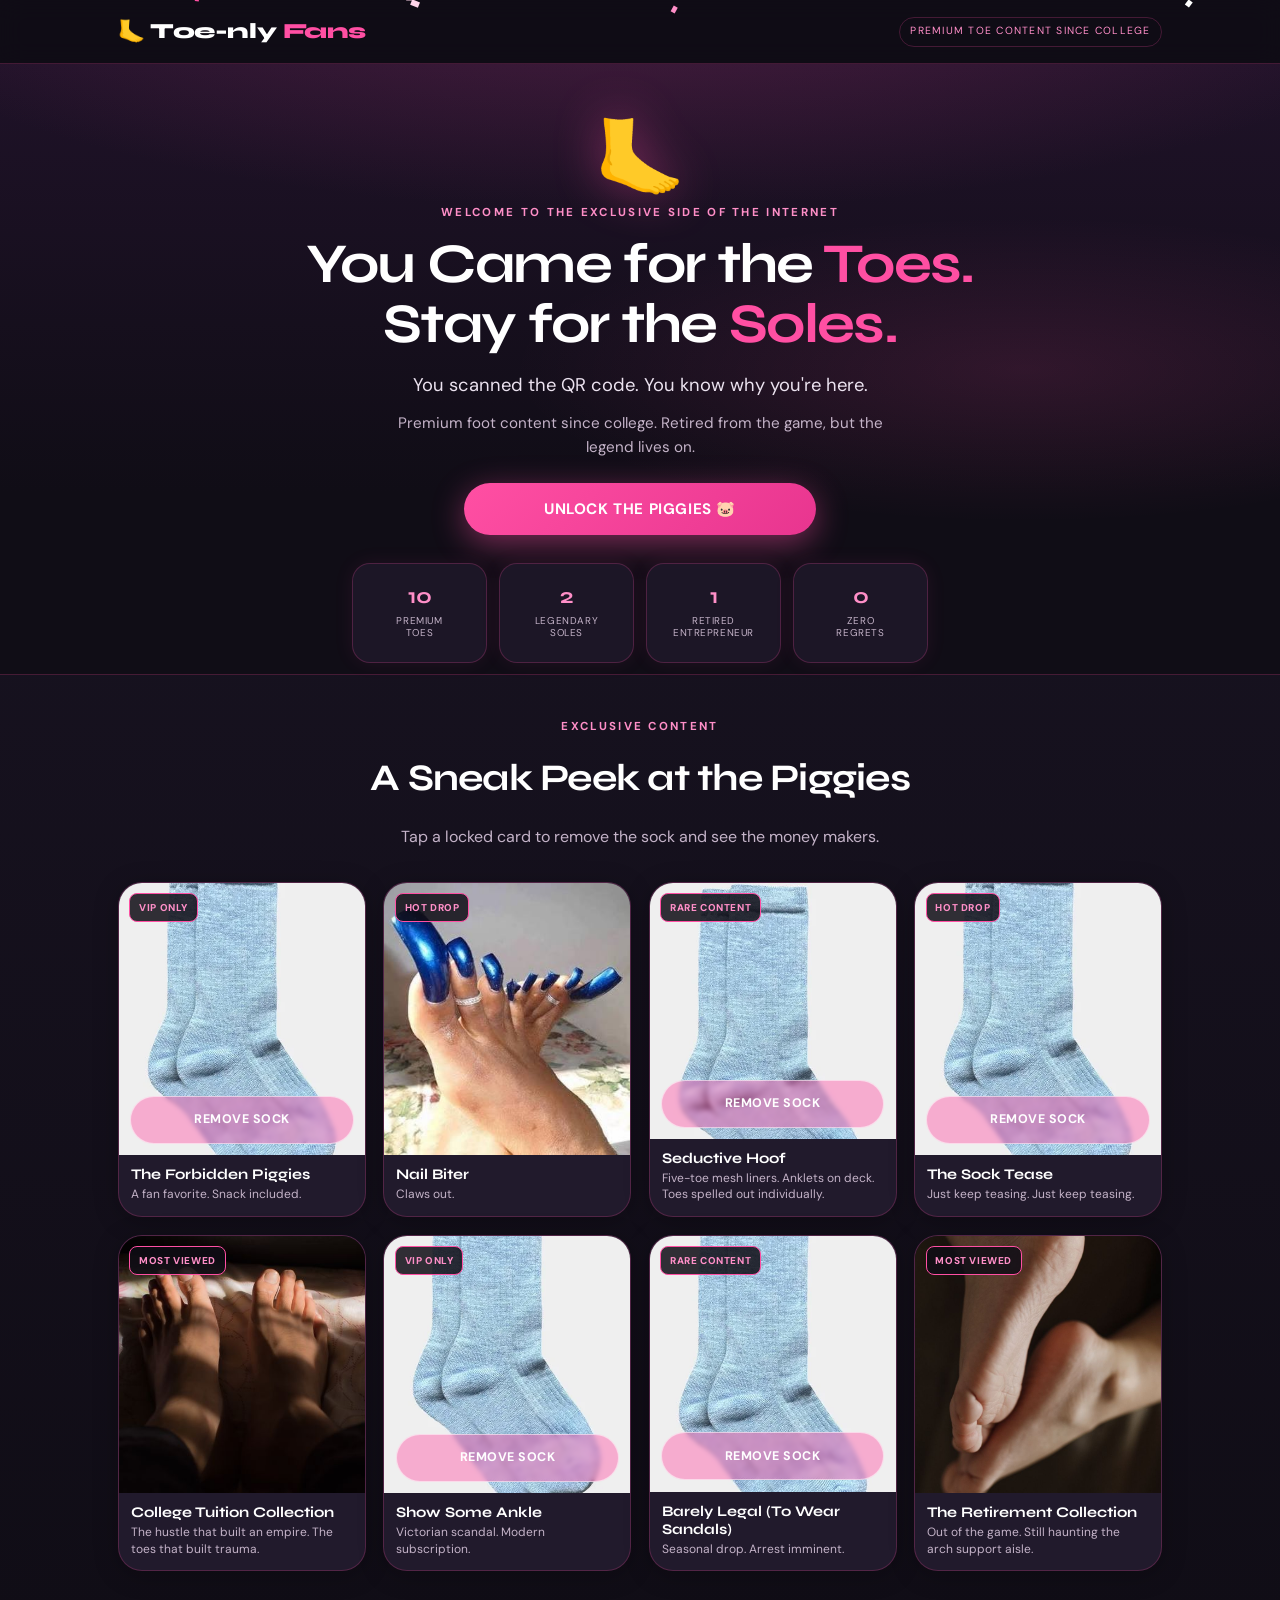
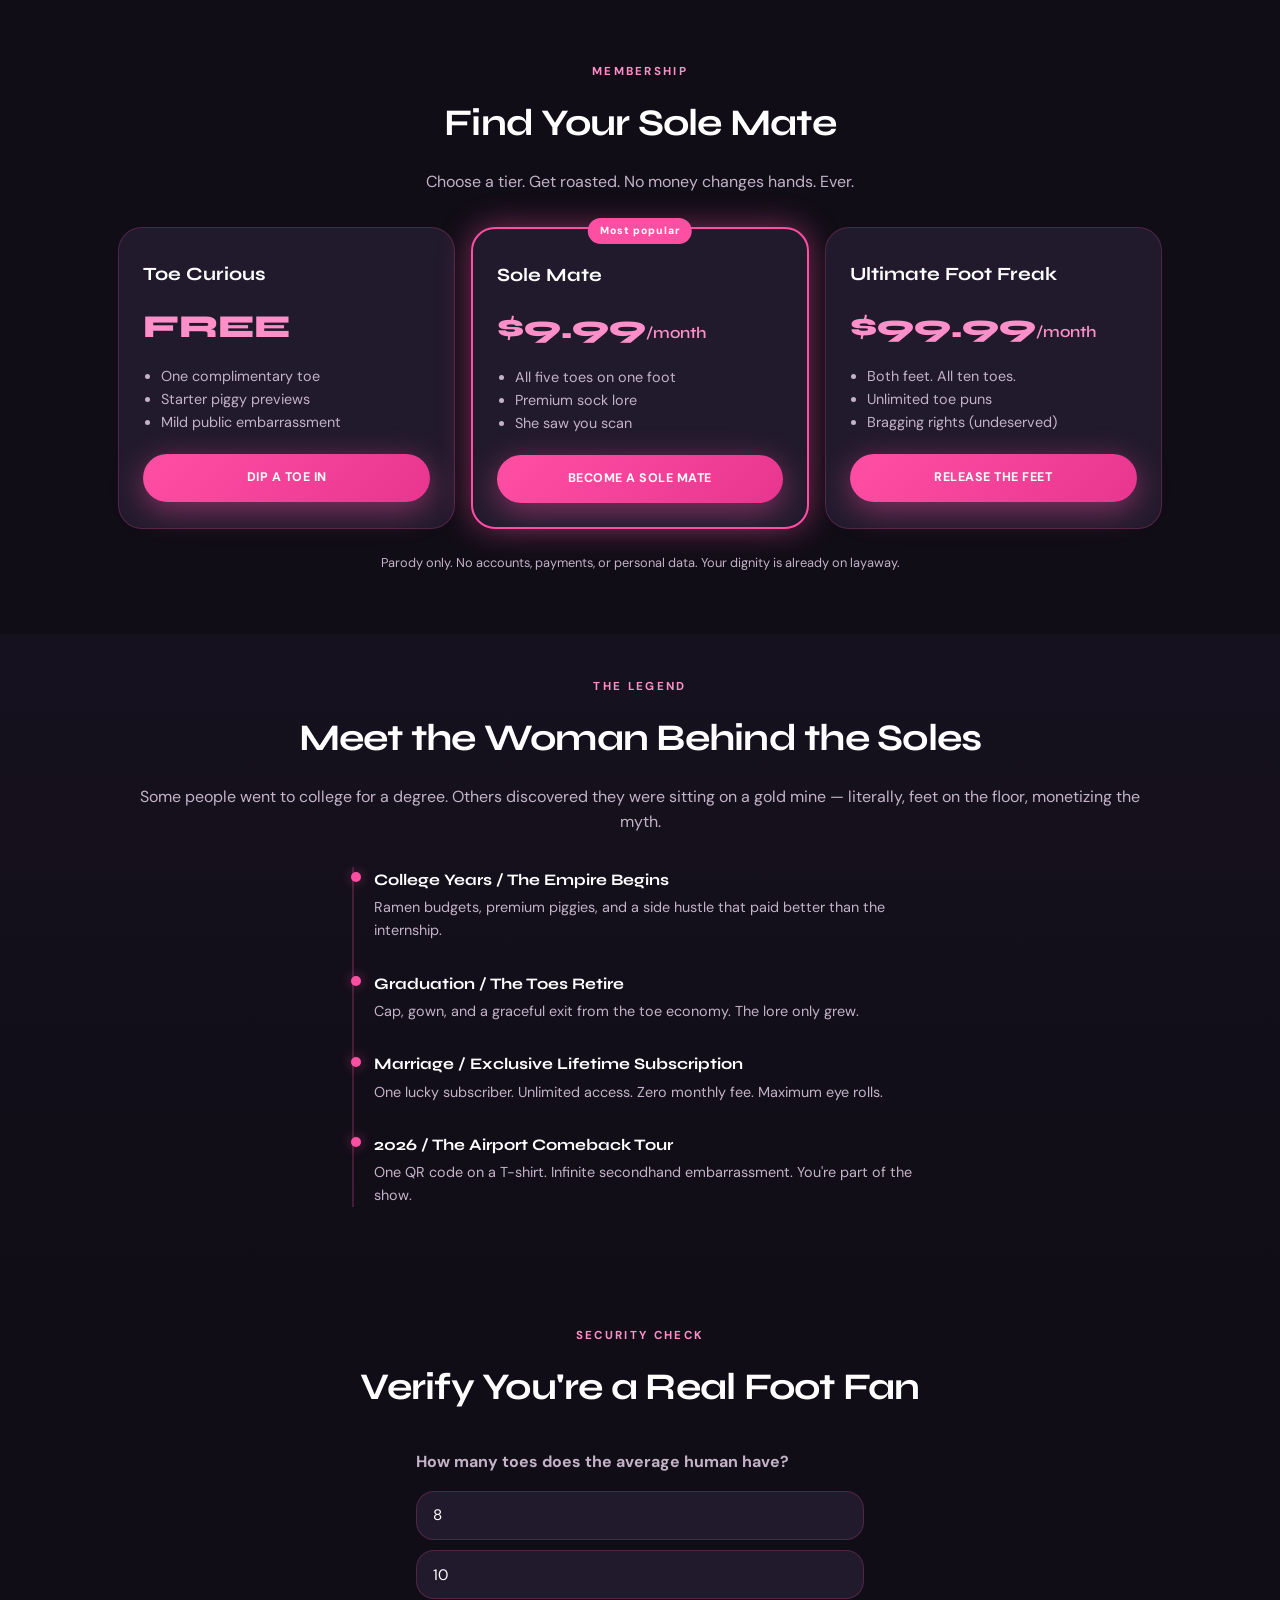
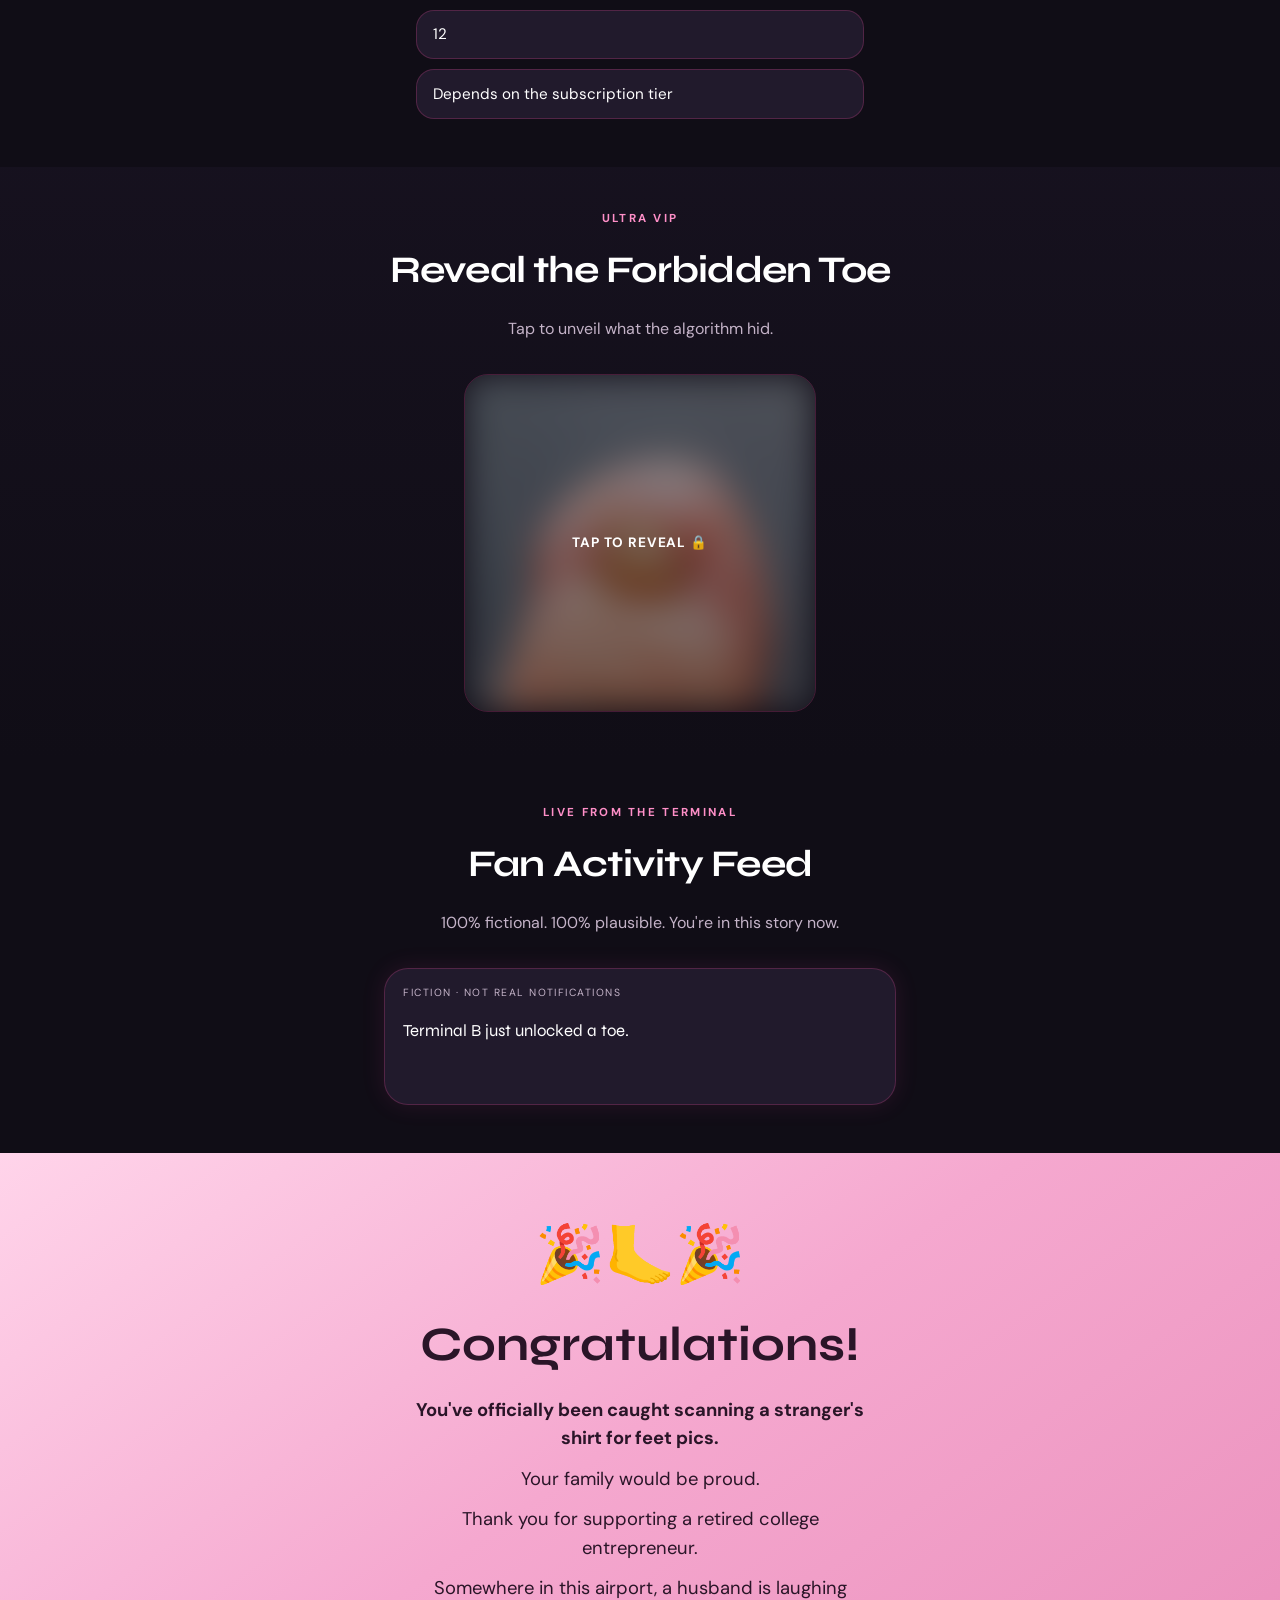
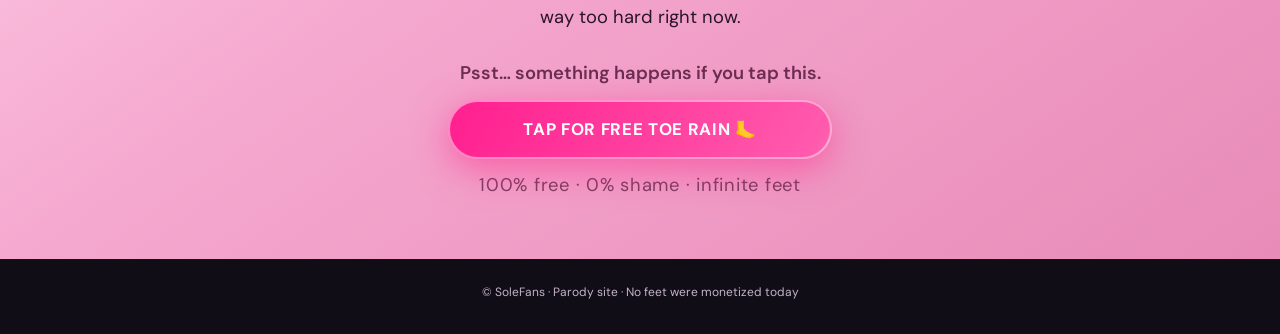
<file: index.html>
<!DOCTYPE html>
<html lang="en">
<head>
  <meta charset="utf-8">
  <meta http-equiv="refresh" content="0; url=toe-nly-fans/">
  <link rel="canonical" href="toe-nly-fans/">
  <title>Toe-nly Fans</title>
  <script>location.replace("solefans/");</script>
</head>
<body>
  <p><a href="solefans/">SoleFans</a></p>
</body>
</html>
</file>
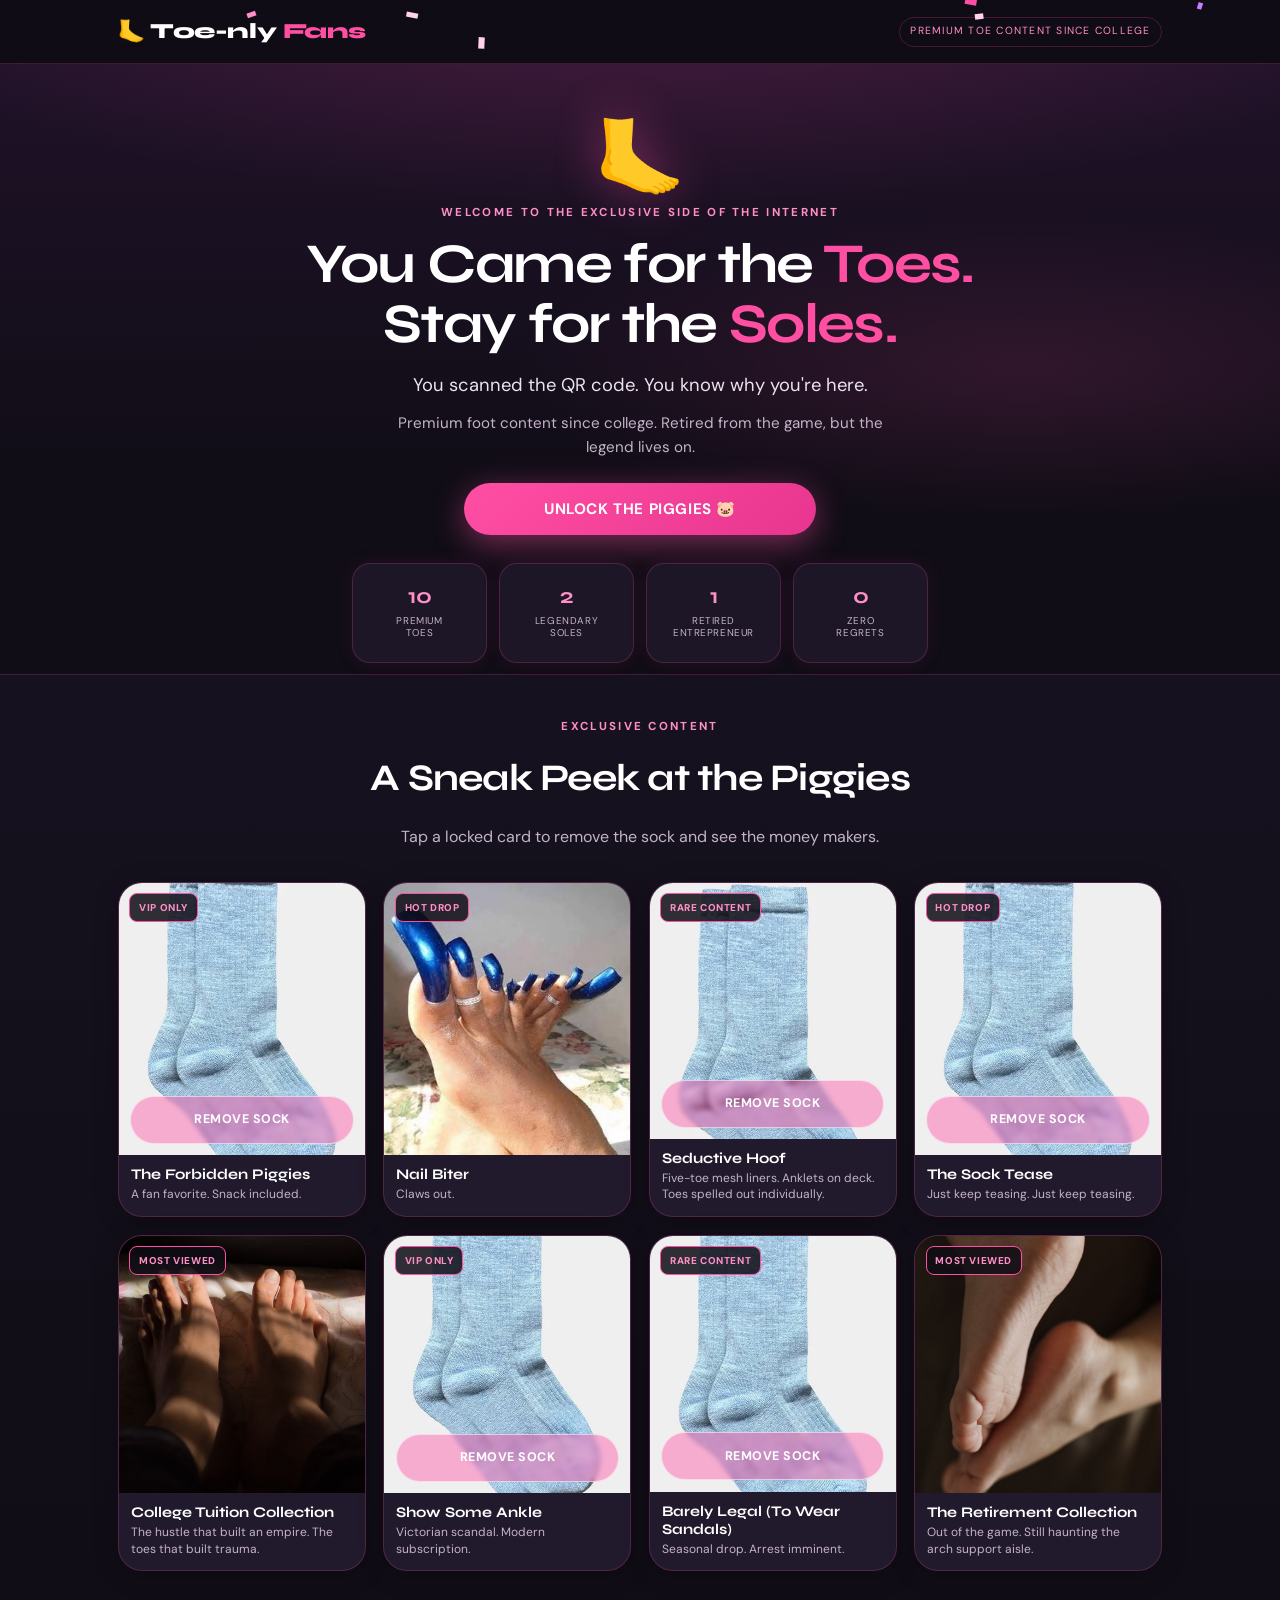
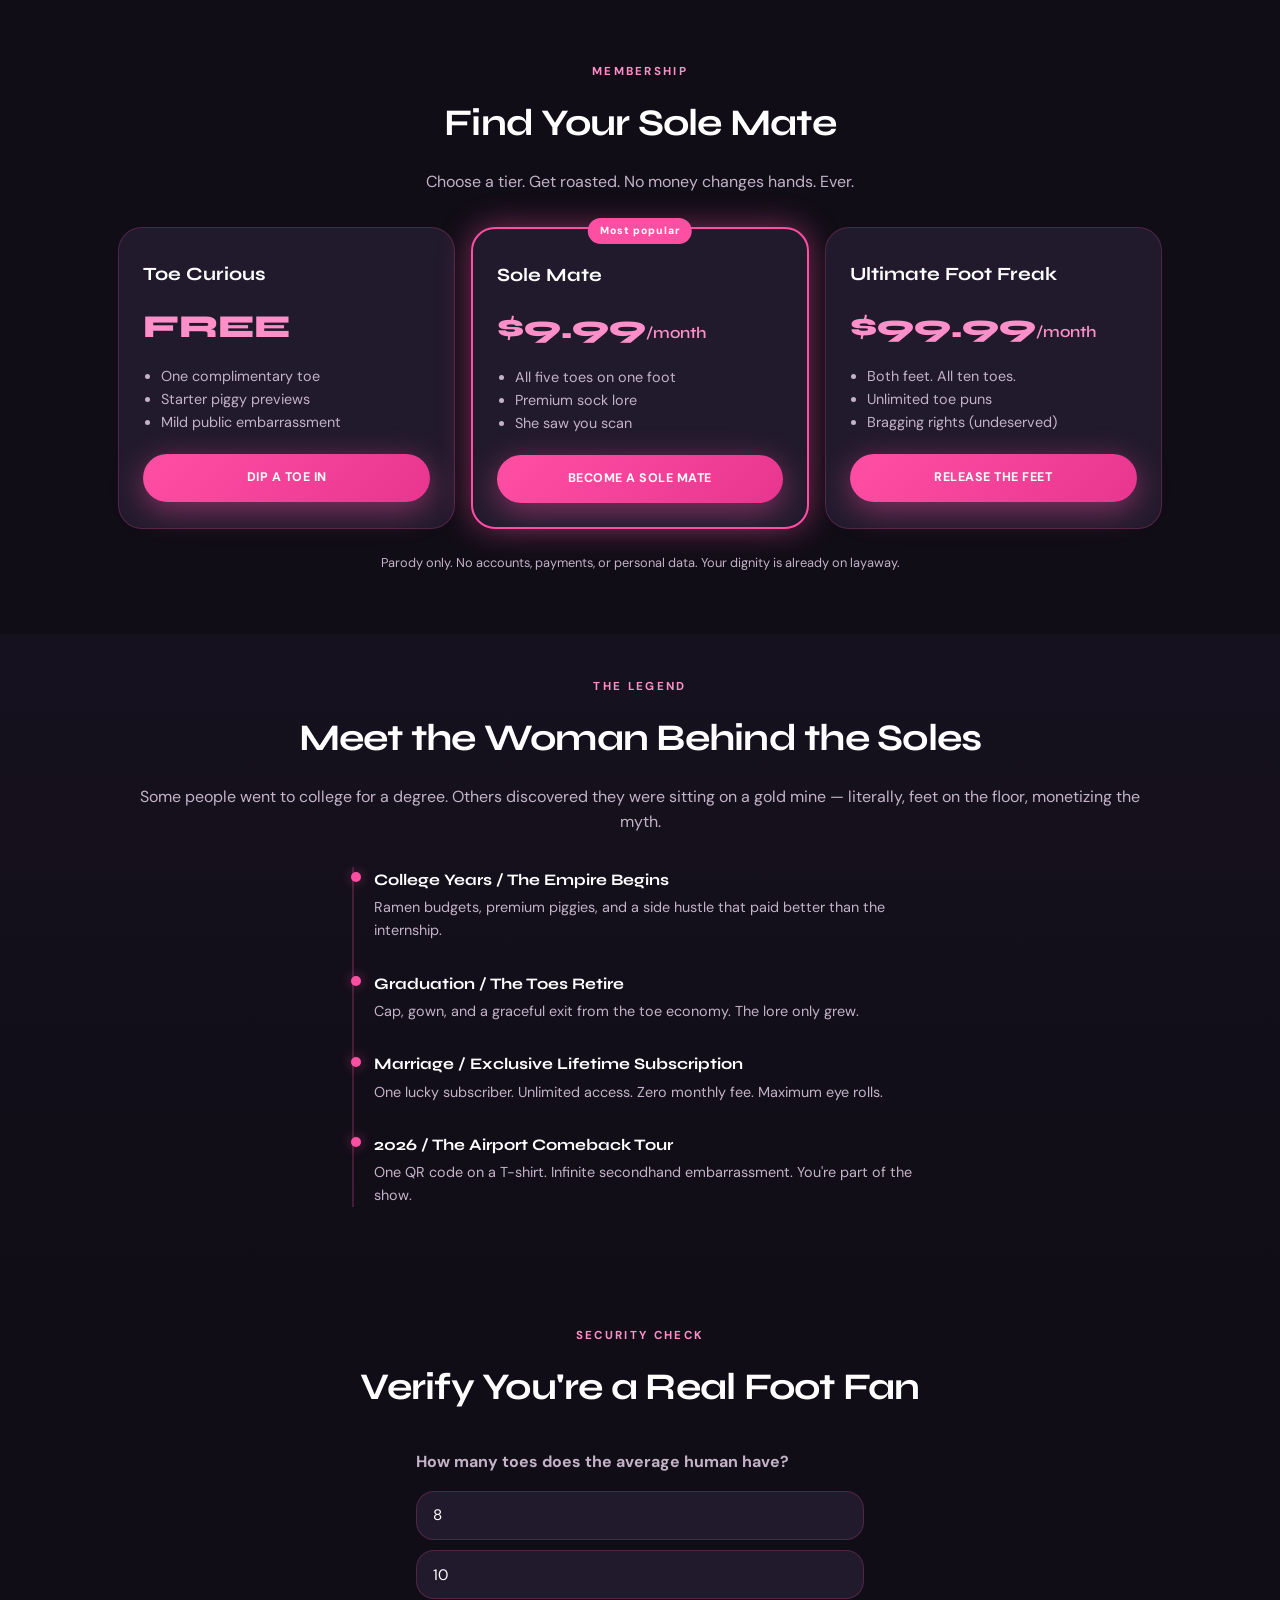
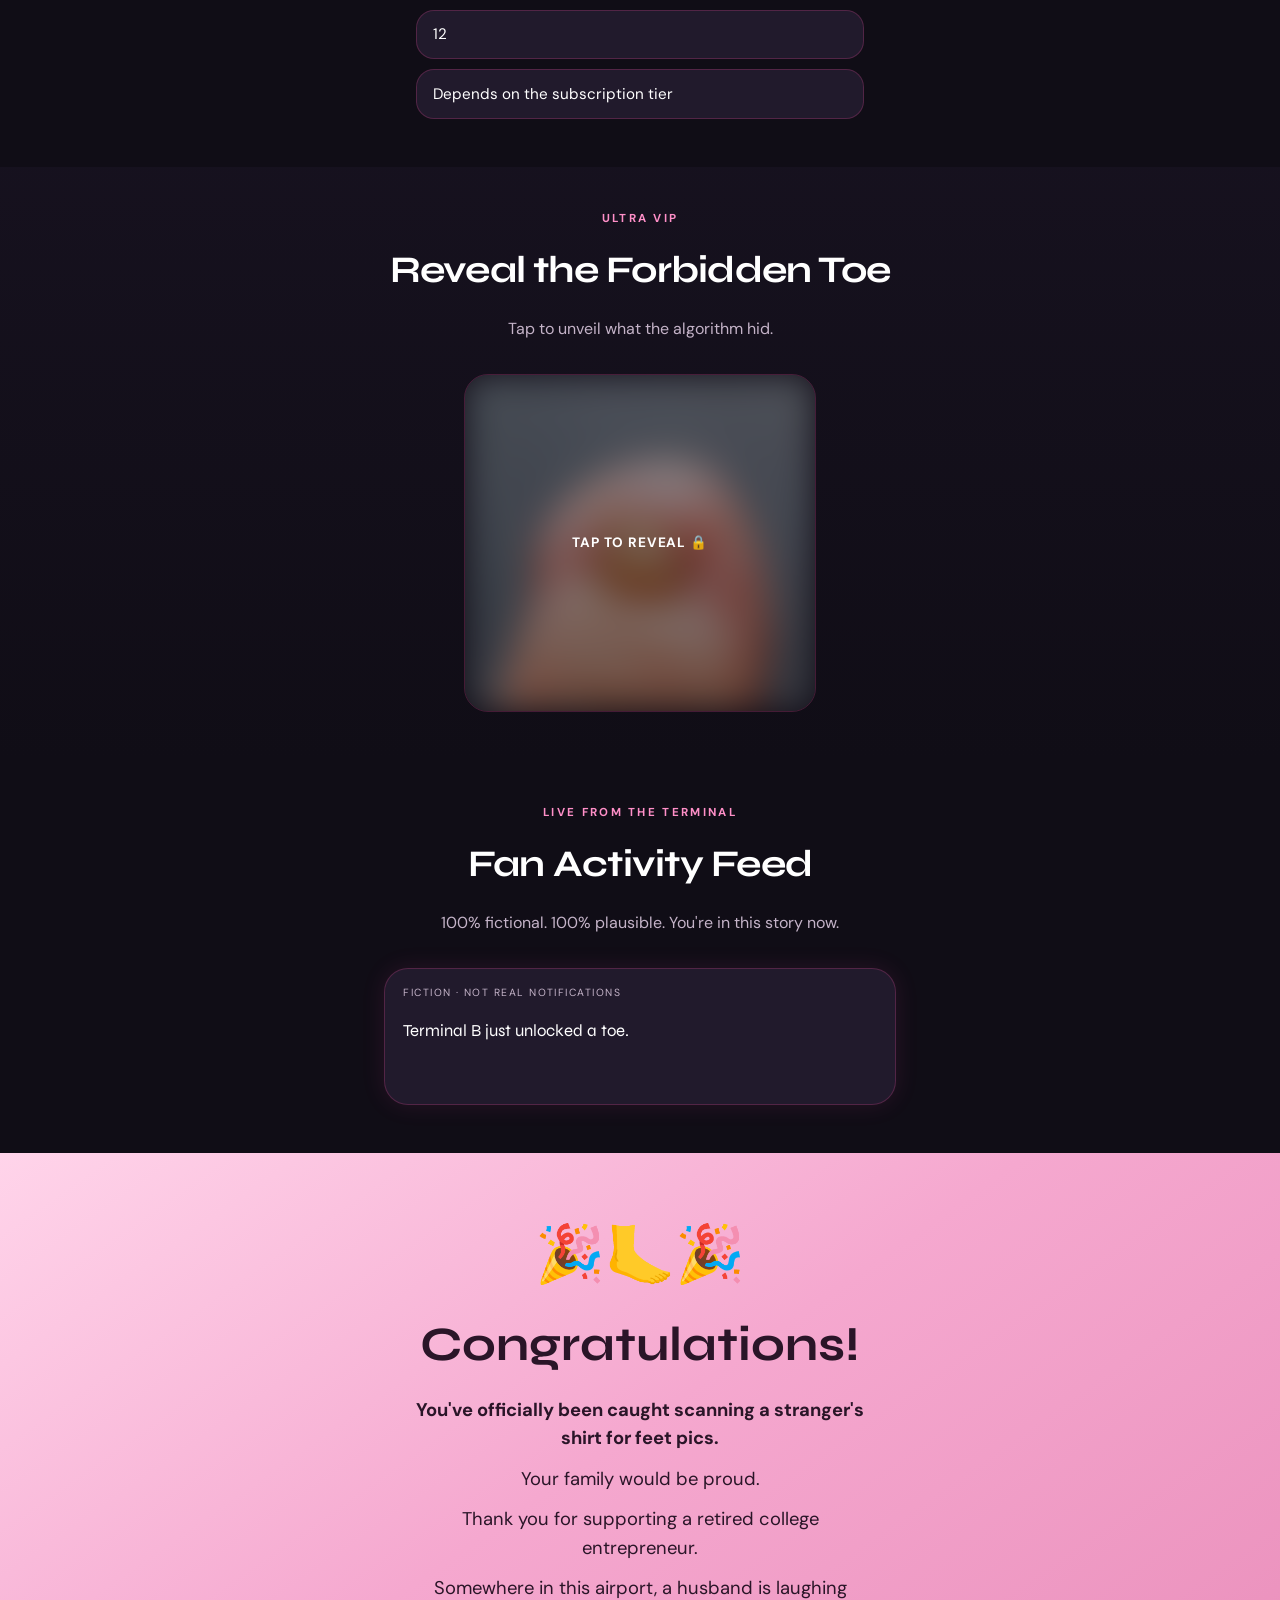
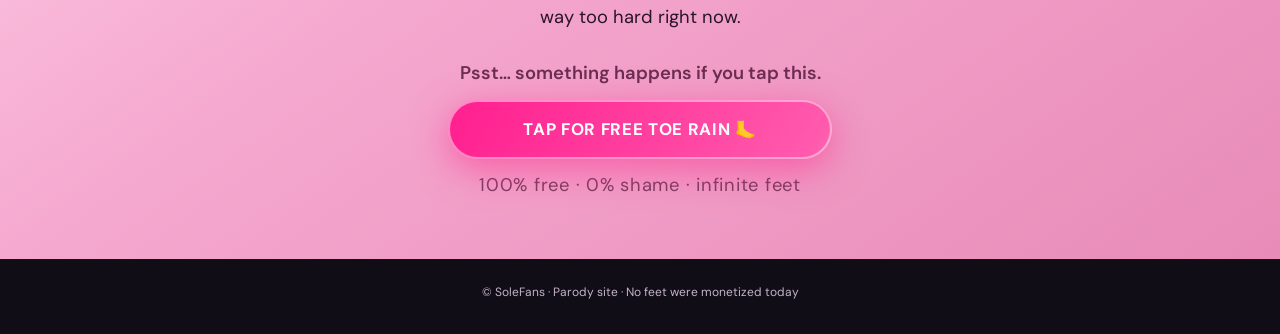
<file: solefans/index.html>
<!DOCTYPE html>
<html lang="en">
<head>
  <meta charset="utf-8">
  <meta name="viewport" content="width=device-width, initial-scale=1, viewport-fit=cover">
  <title>Toe-nly Fans | Premium Toe Content Since College</title>
  <meta name="description" content="You scanned the QR code. You know why you're here. Welcome to Toe-nly Fans.">
  <meta property="og:type" content="website">
  <meta property="og:title" content="SoleFans | Premium Toe Content Since College">
  <meta property="og:description" content="You scanned the QR code. You know why you're here. Welcome to Toe-nly Fans.">
  <meta property="og:image" content="images/gallery-1.jpg">
  <meta name="twitter:card" content="summary_large_image">
  <link rel="icon" href="favicon.svg" type="image/svg+xml">
  <link rel="preconnect" href="https://fonts.googleapis.com">
  <link rel="preconnect" href="https://fonts.gstatic.com" crossorigin>
  <link href="https://fonts.googleapis.com/css2?family=DM+Sans:ital,opsz,wght@0,9..40,400;0,9..40,600;0,9..40,700;1,9..40,400&family=Syne:wght@600;700;800&display=swap" rel="stylesheet">
  <link rel="stylesheet" href="styles.css">
</head>
<body>
  <canvas id="confetti-canvas" aria-hidden="true"></canvas>

  <div class="modal-backdrop" id="payment-modal" role="dialog" aria-modal="true" aria-labelledby="payment-title" hidden>
    <div class="modal">
      <h3 id="payment-title">Payment declined</h3>
      <p id="payment-message">Your dignity has already been charged.</p>
      <p class="muted" id="payment-fine" style="font-size:0.8rem;margin-bottom:0">Nothing on this site is for sale. This is a joke. Put your wallet away.</p>
      <a id="payment-qr" class="payment-qr" href="https://venmo.com/jacobmjones17?txn=pay&amp;amount=99.99" target="_blank" rel="noopener noreferrer" hidden>
        <img src="images/venmo-qr.jpg" alt="Venmo QR code for Jacob Jones. Tap to send $99.99.">
      </a>
      <button type="button" class="btn btn--small" id="payment-close">OK, FAIR ENOUGH</button>
    </div>
  </div>

  <header class="site-header">
    <div class="wrap">
      <div class="logo">🦶 Toe-nly <span class="accent">Fans</span></div>
      <div class="tagline-pill">
        <span class="tagline-long">Premium Toe Content Since College</span>
        <span class="tagline-short">Premium Toes Since College</span>
      </div>
    </div>
  </header>

  <section class="hero" id="top">
    <div class="hero-inner">
      <div class="hero-icon" aria-hidden="true">🦶</div>
      <p class="eyebrow">Welcome to the exclusive side of the internet</p>
      <h1>
        <span class="line">You Came for the <span class="accent">Toes.</span></span>
        <span class="line">Stay for the <span class="accent">Soles.</span></span>
      </h1>
      <p class="hero-lead">You scanned the QR code. You know why you're here.</p>
      <p class="hero-sub">Premium foot content since college. Retired from the game, but the legend lives on.</p>
      <a class="btn" href="#gallery">UNLOCK THE PIGGIES 🐷</a>
      <div class="hero-stats" aria-label="Site statistics">
        <div class="stat"><strong>10</strong><span>Premium<br>Toes</span></div>
        <div class="stat"><strong>2</strong><span>Legendary<br>Soles</span></div>
        <div class="stat"><strong>1</strong><span>Retired<br>Entrepreneur</span></div>
        <div class="stat"><strong>0</strong><span>Zero<br>Regrets</span></div>
      </div>
    </div>
  </section>

  <!--
    Gallery photos: replace solefans/images/gallery-1.jpg … gallery-8.jpg with your own shots
    (same filenames). Current files are free Pexels stock placeholders mapped to each card:
    1 your forbidden piggies photo, 2 nail biter photo, 3 seductive hoof photo, 4 clownfish sock tease photo,
    5 cursed dorm feet, 6 airport travel, 7 socks+sandals crime, 8 wrinkly retirement soles.
  -->
  <section class="section section--alt" id="gallery">
    <div class="wrap">
      <div class="section-head">
        <p class="eyebrow">Exclusive content</p>
        <h2>A Sneak Peek at the Piggies</h2>
        <p class="muted">Tap a locked card to remove the sock and see the money makers.</p>
      </div>
      <div class="gallery">
        <article class="gallery-card is-locked" data-gallery-card>
          <div class="gallery-media">
            <span class="badge">VIP ONLY</span>
            <img src="images/gallery-1.jpg" alt="The forbidden piggies — viewer discretion advised" width="800" height="600" loading="lazy">
            <div class="gallery-lock" aria-hidden="true"><img class="sock" src="images/sock.png" alt=""></div><button type="button" class="btn btn--small gallery-unlock">Remove Sock</button>
          </div>
          <div class="gallery-body">
            <h3>The Forbidden Piggies</h3>
            <p>A fan favorite. Snack included.</p>
          </div>
        </article>

        <article class="gallery-card" data-gallery-card>
          <div class="gallery-media gallery-media--focus-toes">
            <span class="badge">HOT DROP</span>
            <img src="images/gallery-2.jpg" alt="Long metallic blue toenails — nail biter" width="516" height="387" loading="lazy">
            <div class="gallery-lock" aria-hidden="true"><img class="sock" src="images/sock.png" alt=""></div><button type="button" class="btn btn--small gallery-unlock">Remove Sock</button>
          </div>
          <div class="gallery-body">
            <h3>Nail Biter</h3>
            <p>Claws out.</p>
          </div>
        </article>

        <article class="gallery-card is-locked" data-gallery-card>
          <div class="gallery-media gallery-media--seductive-hoof">
            <span class="badge">RARE CONTENT</span>
            <img src="images/gallery-3.jpg" alt="Five-toe socks with anklets — seductive hoof" width="800" height="600" loading="lazy">
            <div class="gallery-lock" aria-hidden="true"><img class="sock" src="images/sock.png" alt=""></div><button type="button" class="btn btn--small gallery-unlock">Remove Sock</button>
          </div>
          <div class="gallery-body">
            <h3>Seductive Hoof</h3>
            <p>Five-toe mesh liners. Anklets on deck. Toes spelled out individually.</p>
          </div>
        </article>

        <article class="gallery-card is-locked" data-gallery-card>
          <div class="gallery-media gallery-media--show-full">
            <span class="badge">HOT DROP</span>
            <img src="images/gallery-4.jpg" alt="Clownfish split-toe socks — the sock tease" width="236" height="314" loading="lazy">
            <div class="gallery-lock" aria-hidden="true"><img class="sock" src="images/sock.png" alt=""></div><button type="button" class="btn btn--small gallery-unlock">Remove Sock</button>
          </div>
          <div class="gallery-body">
            <h3>The Sock Tease</h3>
            <p>Just keep teasing. Just keep teasing.</p>
          </div>
        </article>

        <article class="gallery-card" data-gallery-card>
          <div class="gallery-media">
            <span class="badge">MOST VIEWED</span>
            <img src="images/gallery-5.jpg" alt="College-era feet with questionable nail choices" width="800" height="600" loading="lazy">
            <div class="gallery-lock" aria-hidden="true"><img class="sock" src="images/sock.png" alt=""></div><button type="button" class="btn btn--small gallery-unlock">Remove Sock</button>
          </div>
          <div class="gallery-body">
            <h3>College Tuition Collection</h3>
            <p>The hustle that built an empire. The toes that built trauma.</p>
          </div>
        </article>

        <article class="gallery-card is-locked" data-gallery-card>
          <div class="gallery-media gallery-media--show-ankle">
            <span class="badge">VIP ONLY</span>
            <img src="images/gallery-6.jpg" alt="Show some ankle — swollen feet on patterned rug" width="800" height="600" loading="lazy">
            <div class="gallery-lock" aria-hidden="true"><img class="sock" src="images/sock.png" alt=""></div><button type="button" class="btn btn--small gallery-unlock">Remove Sock</button>
          </div>
          <div class="gallery-body">
            <h3>Show Some Ankle</h3>
            <p>Victorian scandal. Modern subscription.</p>
          </div>
        </article>

        <article class="gallery-card is-locked" data-gallery-card>
          <div class="gallery-media gallery-media--show-full">
            <span class="badge">RARE CONTENT</span>
            <img src="images/gallery-7.jpg" alt="Long yellow toenails in beaded sandals" width="200" height="150" loading="lazy">
            <div class="gallery-lock" aria-hidden="true"><img class="sock" src="images/sock.png" alt=""></div><button type="button" class="btn btn--small gallery-unlock">Remove Sock</button>
          </div>
          <div class="gallery-body">
            <h3>Barely Legal (To Wear Sandals)</h3>
            <p>Seasonal drop. Arrest imminent.</p>
          </div>
        </article>

        <article class="gallery-card" data-gallery-card>
          <div class="gallery-media">
            <span class="badge">MOST VIEWED</span>
            <img src="images/gallery-8.jpg" alt="Retired soles — wrinkly, dry, and proud" width="800" height="600" loading="lazy">
            <div class="gallery-lock" aria-hidden="true"><img class="sock" src="images/sock.png" alt=""></div><button type="button" class="btn btn--small gallery-unlock">Remove Sock</button>
          </div>
          <div class="gallery-body">
            <h3>The Retirement Collection</h3>
            <p>Out of the game. Still haunting the arch support aisle.</p>
          </div>
        </article>
      </div>
    </div>
  </section>

  <section class="section" id="plans">
    <div class="wrap">
      <div class="section-head">
        <p class="eyebrow">Membership</p>
        <h2>Find Your Sole Mate</h2>
        <p class="muted">Choose a tier. Get roasted. No money changes hands. Ever.</p>
      </div>
      <div class="plans">
        <div class="plan">
          <h3>Toe Curious</h3>
          <div class="plan-price">FREE</div>
          <ul>
            <li>One complimentary toe</li>
            <li>Starter piggy previews</li>
            <li>Mild public embarrassment</li>
          </ul>
          <button type="button" class="btn btn--small plan-btn" data-plan="free">Dip a Toe In</button>
        </div>
        <div class="plan plan--featured">
          <span class="plan-badge">Most popular</span>
          <h3>Sole Mate</h3>
          <div class="plan-price">$9.99<span style="font-size:1rem;font-weight:600">/month</span></div>
          <ul>
            <li>All five toes on one foot</li>
            <li>Premium sock lore</li>
            <li>She saw you scan</li>
          </ul>
          <button type="button" class="btn btn--small plan-btn" data-plan="mate">Become a Sole Mate</button>
        </div>
        <div class="plan">
          <h3>Ultimate Foot Freak</h3>
          <div class="plan-price">$99.99<span style="font-size:1rem;font-weight:600">/month</span></div>
          <ul>
            <li>Both feet. All ten toes.</li>
            <li>Unlimited toe puns</li>
            <li>Bragging rights (undeserved)</li>
          </ul>
          <button type="button" class="btn btn--small plan-btn" data-plan="freak">Release the Feet</button>
        </div>
      </div>
      <p class="plan-disclaimer">Parody only. No accounts, payments, or personal data. Your dignity is already on layaway.</p>
    </div>
  </section>

  <section class="section section--alt" id="about">
    <div class="wrap">
      <div class="section-head">
        <p class="eyebrow">The legend</p>
        <h2>Meet the Woman Behind the Soles</h2>
        <p class="muted">Some people went to college for a degree. Others discovered they were sitting on a gold mine — literally, feet on the floor, monetizing the myth.</p>
      </div>
      <div class="timeline">
        <div class="timeline-item">
          <h4>College Years / The Empire Begins</h4>
          <p>Ramen budgets, premium piggies, and a side hustle that paid better than the internship.</p>
        </div>
        <div class="timeline-item">
          <h4>Graduation / The Toes Retire</h4>
          <p>Cap, gown, and a graceful exit from the toe economy. The lore only grew.</p>
        </div>
        <div class="timeline-item">
          <h4>Marriage / Exclusive Lifetime Subscription</h4>
          <p>One lucky subscriber. Unlimited access. Zero monthly fee. Maximum eye rolls.</p>
        </div>
        <div class="timeline-item">
          <h4>2026 / The Airport Comeback Tour</h4>
          <p>One QR code on a T-shirt. Infinite secondhand embarrassment. You're part of the show.</p>
        </div>
      </div>
    </div>
  </section>

  <section class="section" id="quiz">
    <div class="wrap">
      <div class="section-head">
        <p class="eyebrow">Security check</p>
        <h2>Verify You're a Real Foot Fan</h2>
      </div>
      <div class="quiz">
        <p class="muted"><strong>How many toes does the average human have?</strong></p>
        <div class="quiz-options" role="group" aria-label="Quiz answers">
          <button type="button" data-quiz="8">8</button>
          <button type="button" data-quiz="10">10</button>
          <button type="button" data-quiz="12">12</button>
          <button type="button" data-quiz="tier">Depends on the subscription tier</button>
        </div>
        <div class="quiz-result" id="quiz-result" role="status"></div>
      </div>
    </div>
  </section>

  <section class="section section--alt" id="forbidden">
    <div class="wrap">
      <div class="section-head">
        <p class="eyebrow">Ultra VIP</p>
        <h2>Reveal the Forbidden Toe</h2>
        <p class="muted">Tap to unveil what the algorithm hid.</p>
      </div>
      <div class="forbidden">
        <div class="forbidden-reveal is-blurred" id="forbidden-reveal" tabindex="0" role="button" aria-label="Reveal the forbidden toe">
          <img src="images/forbidden-toe.jpg" alt="" width="600" height="600" loading="lazy">
          <span class="forbidden-label">Tap to reveal 🔒</span>
        </div>
      </div>
    </div>
  </section>

  <section class="section">
    <div class="wrap">
      <div class="section-head">
        <p class="eyebrow">Live from the terminal</p>
        <h2>Fan Activity Feed</h2>
        <p class="muted">100% fictional. 100% plausible. You're in this story now.</p>
      </div>
      <div class="feed" aria-live="polite">
        <div class="feed-label">Fiction · Not real notifications</div>
        <p class="feed-text" id="feed-text">Terminal B just unlocked a toe.</p>
      </div>
    </div>
  </section>

  <section class="finale" id="finale">
    <div style="font-size:3.5rem" aria-hidden="true">🎉🦶🎉</div>
    <h2>Congratulations!</h2>
    <p><strong>You've officially been caught scanning a stranger's shirt for feet pics.</strong></p>
    <p>Your family would be proud.</p>
    <p>Thank you for supporting a retired college entrepreneur.</p>
    <p>Somewhere in this airport, a husband is laughing way too hard right now.</p>
    <div class="finale-cta">
      <p class="finale-cta-tease">Psst… something happens if you tap this.</p>
      <button type="button" class="btn btn-regret" id="regret-btn" aria-label="Unleash the toe avalanche">
        <span class="btn-regret__shine" aria-hidden="true"></span>
        <span class="btn-regret__label">TAP FOR FREE TOE RAIN 🦶</span>
      </button>
      <p class="finale-cta-hint">100% free · 0% shame · infinite feet</p>
    </div>
  </section>

  <footer class="footer">
    © SoleFans · Parody site · No feet were monetized today
  </footer>

  <script src="app.js"></script>
</body>
</html>
</file>
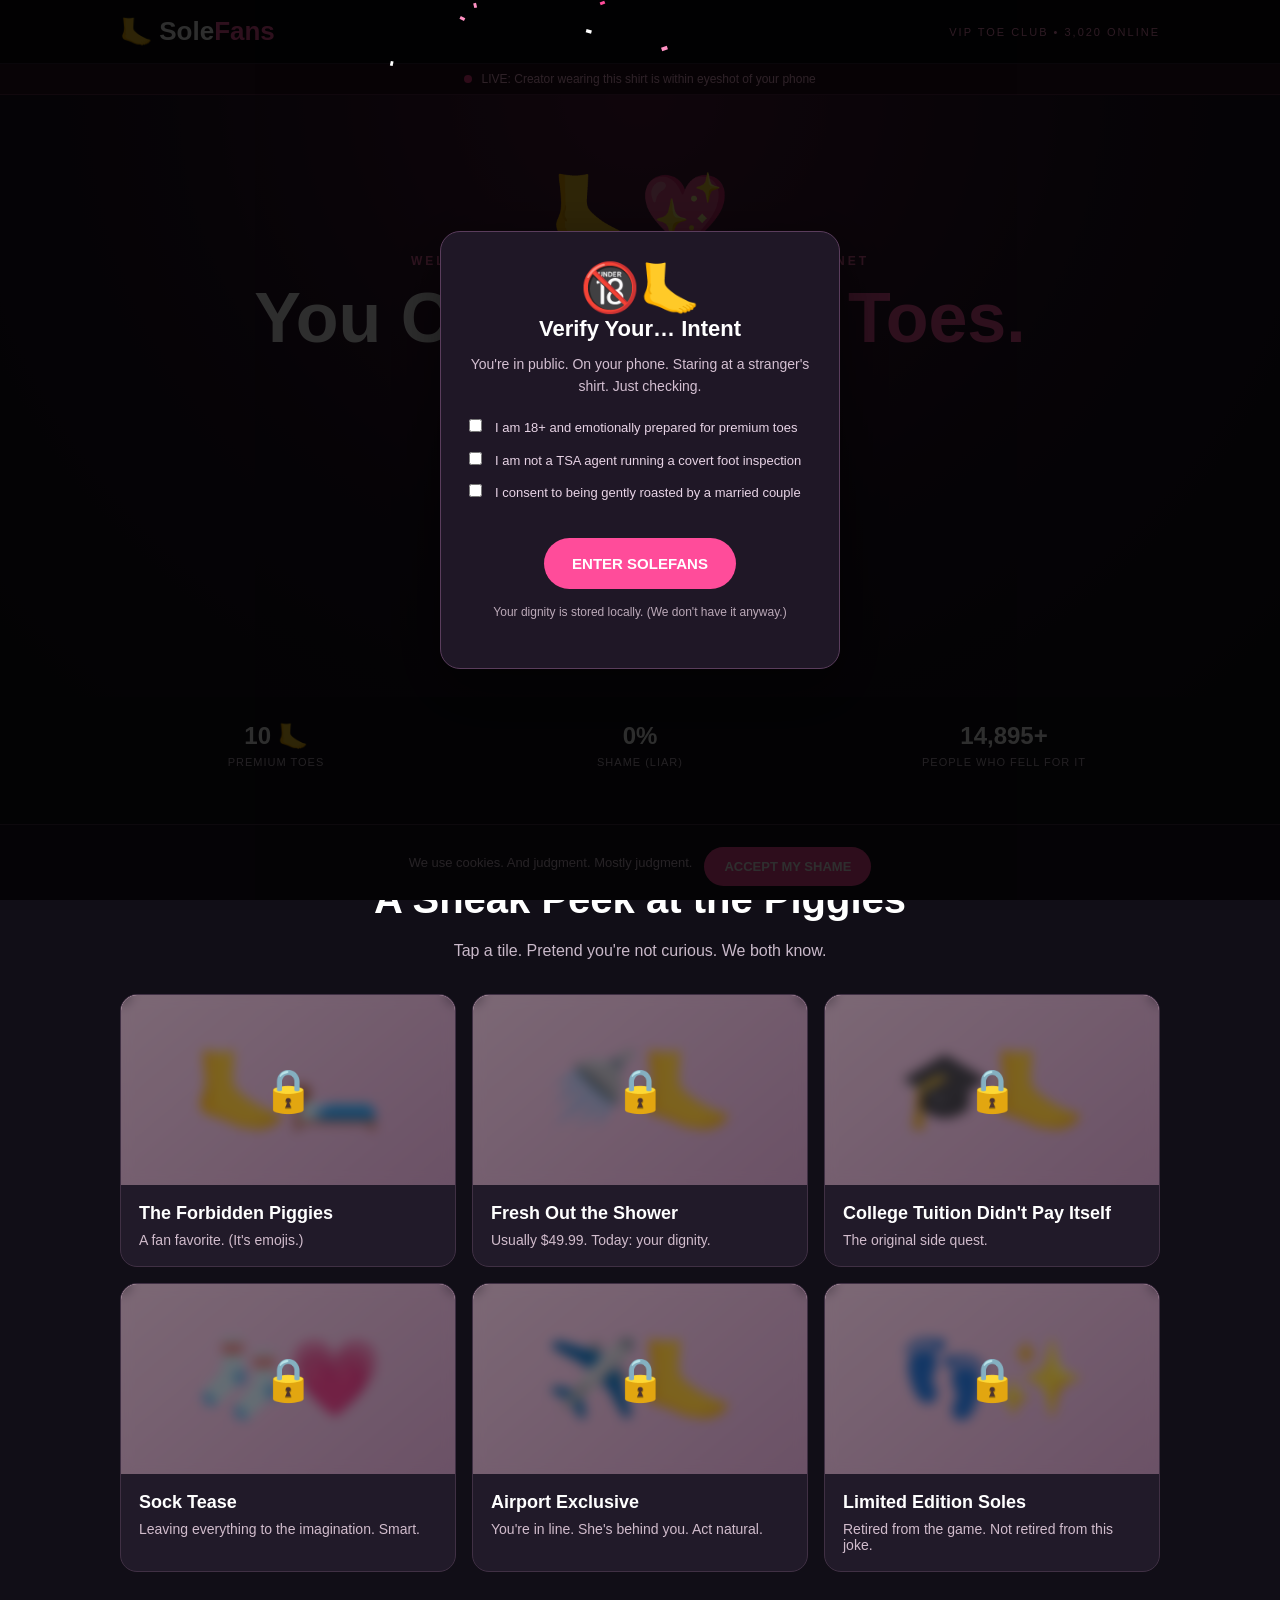
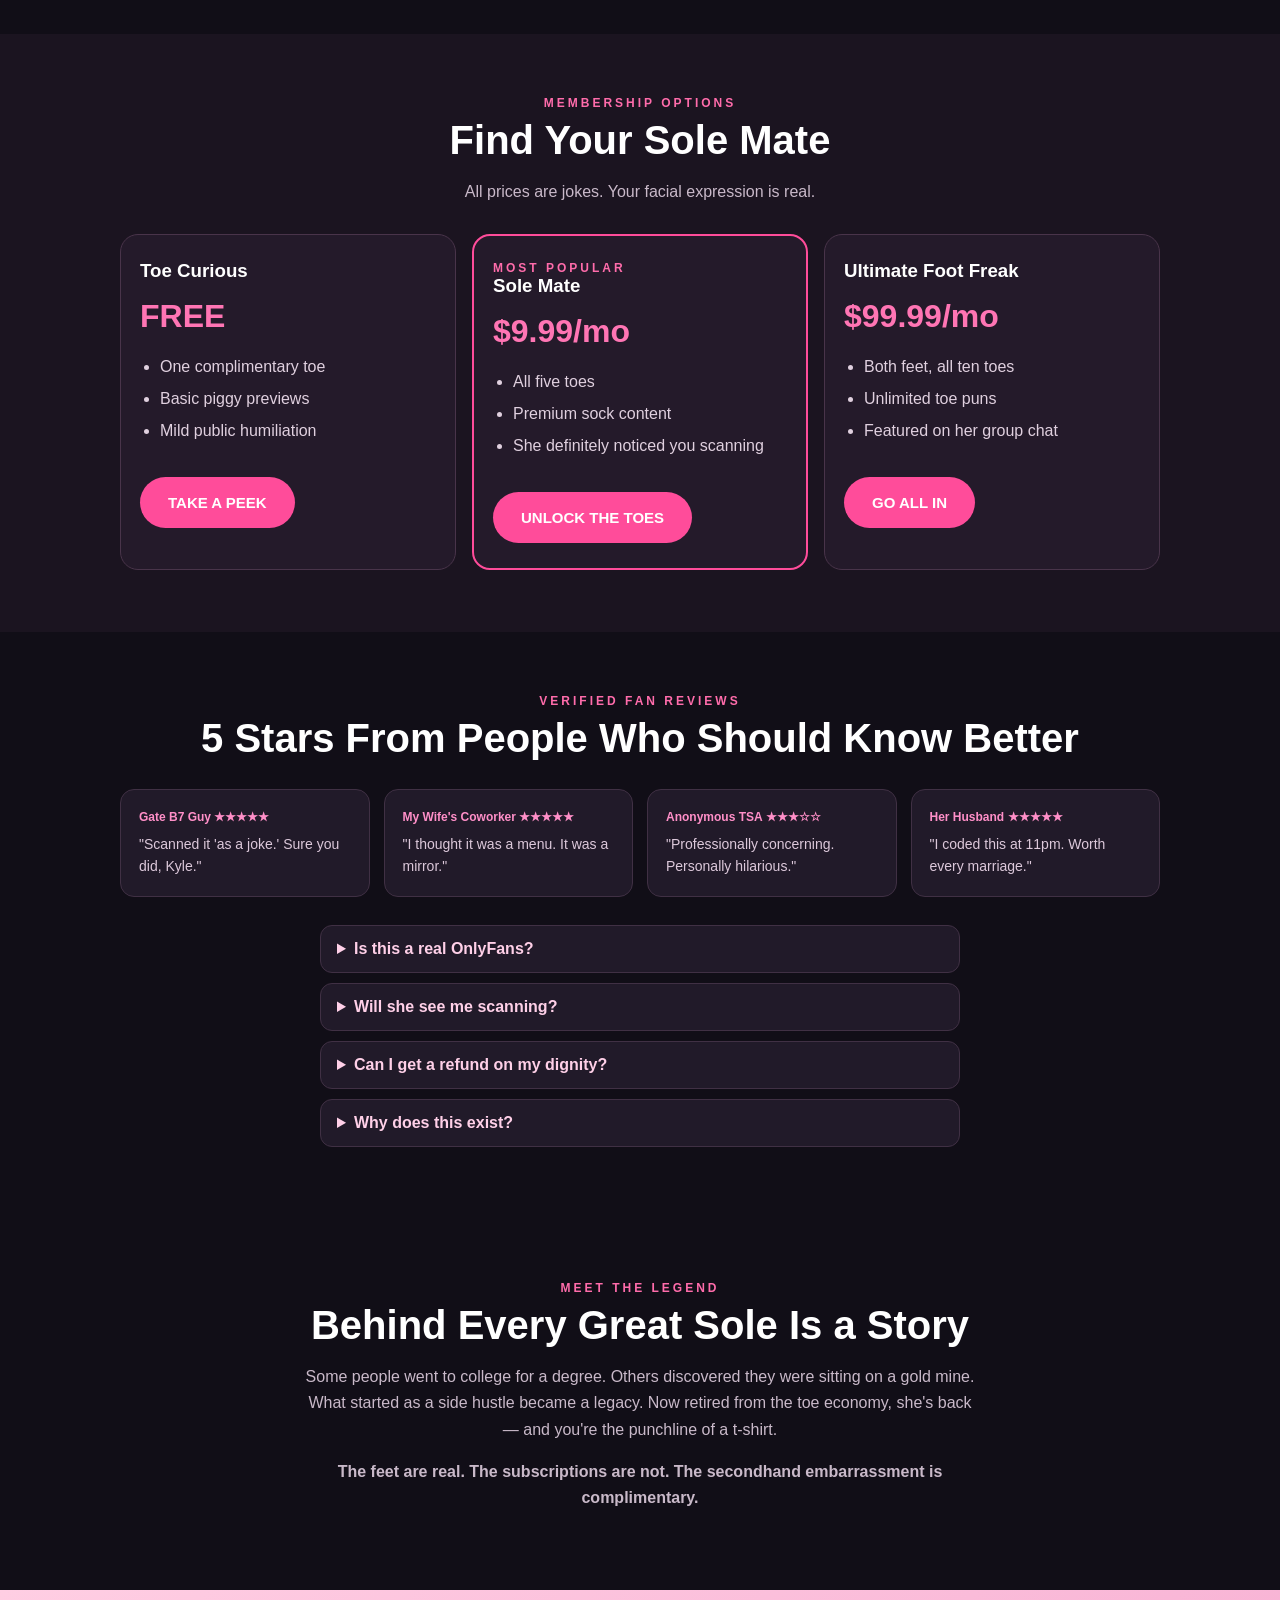
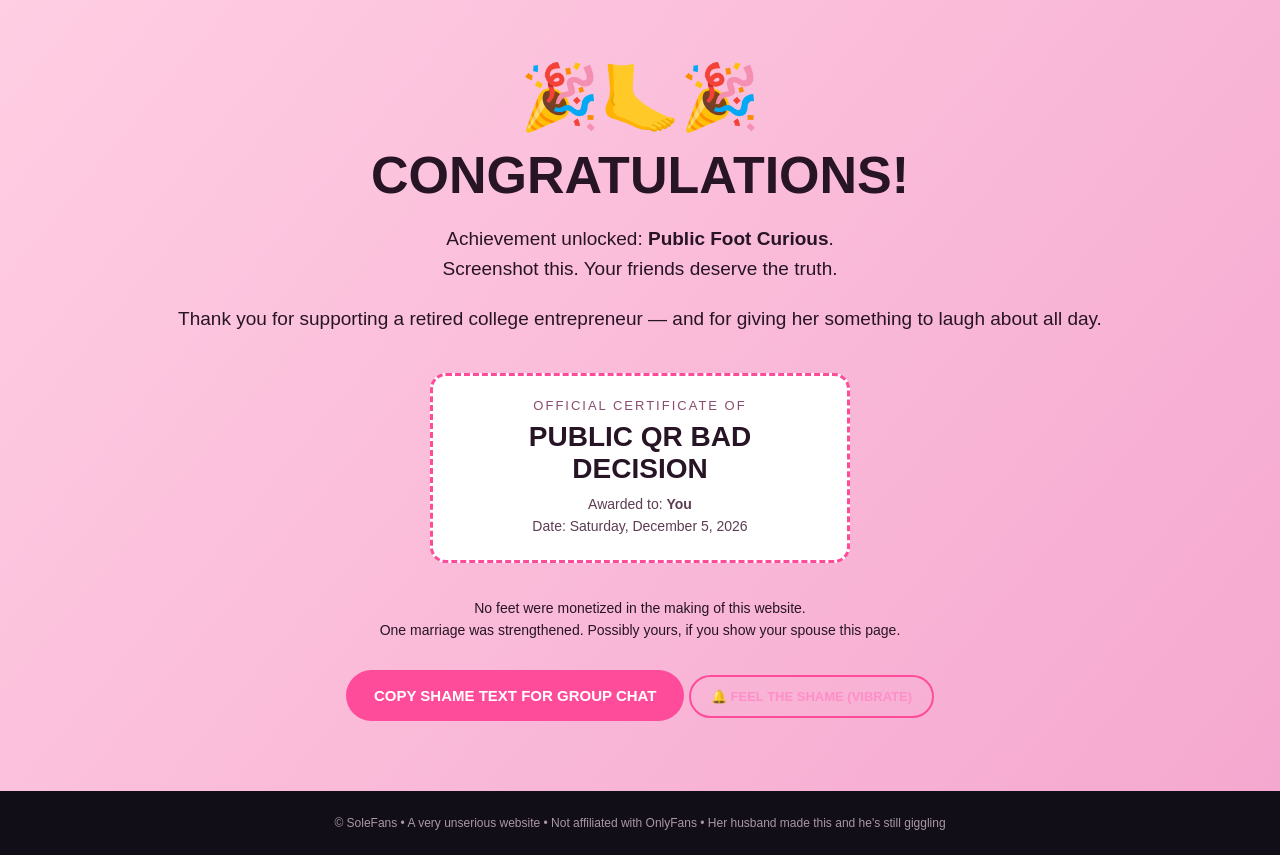
<file: solefans.html>
<!doctype html>
<html lang="en">
<head>
<meta charset="utf-8">
<meta name="viewport" content="width=device-width,initial-scale=1">
<title>SoleFans — Premium Toe Content</title>
<meta name="description" content="You scanned a stranger's shirt. Bold choice.">
<meta property="og:title" content="SoleFans — Premium Toe Content">
<meta property="og:description" content="Someone you don't know is VERY amused right now.">
<style>
*{box-sizing:border-box}html{scroll-behavior:smooth}body{margin:0;font-family:Arial,Helvetica,sans-serif;background:#110e17;color:white}a{text-decoration:none;color:inherit}.wrap{max-width:1080px;margin:auto;padding:0 20px}.top{background:#09080c;padding:16px 0;border-bottom:1px solid #332237;position:sticky;top:0;z-index:50}.top .wrap{display:flex;justify-content:space-between;align-items:center;flex-wrap:wrap;gap:8px}.logo{font-size:26px;font-weight:900}.pink{color:#ff59a3}.tag{font-size:11px;letter-spacing:2px;color:#ff91c3}.livebar{background:#2a1020;border-bottom:1px solid #5c2a4a;font-size:12px;padding:8px 0;text-align:center;color:#ffb8da}.livebar .dot{display:inline-block;width:8px;height:8px;background:#ff3d8a;border-radius:50%;margin-right:6px;animation:pulse 1.2s infinite}@keyframes pulse{0%,100%{opacity:1;transform:scale(1)}50%{opacity:.5;transform:scale(.85)}}.hero{text-align:center;padding:74px 18px 72px;background:radial-gradient(ellipse at top,#552040 0,#211325 55%,#110e17 100%)}.hero .emoji{font-size:72px}.hero h1{font-size:clamp(36px,7vw,70px);line-height:1.05;margin:14px 0}.hero p{color:#e6d7e3;font-size:18px;line-height:1.6}.btn{display:inline-block;background:#ff4c9a;color:#fff;border:0;border-radius:40px;padding:17px 28px;font-size:15px;font-weight:800;cursor:pointer;margin-top:14px;font-family:inherit}.btn:hover{background:#ff2388}.btn.ghost{background:transparent;border:2px solid #ff4c9a;color:#ff8fc8}.btn.small{padding:12px 20px;font-size:13px;margin-top:8px}.fine{font-size:12px!important;color:#bba9b8!important}.stats{display:grid;grid-template-columns:repeat(3,1fr);text-align:center;gap:12px;padding:25px 0}.stats b{font-size:24px}.stats span{display:block;font-size:11px;letter-spacing:1px;color:#c6b5c5;margin-top:6px}.section{padding:62px 0;text-align:center}.section h2{font-size:clamp(27px,5vw,40px);margin:8px 0 14px}.eyebrow{color:#ff6cab;font-size:12px;letter-spacing:3px;font-weight:bold}.muted{color:#c9b9c9;line-height:1.65}.gallery{display:grid;grid-template-columns:repeat(3,1fr);gap:16px;margin-top:30px}.tile{background:#211a29;border:1px solid #403044;border-radius:17px;overflow:hidden;text-align:left;cursor:pointer;transition:transform .15s,border-color .15s}.tile:hover{transform:translateY(-3px);border-color:#ff4c9a}.pic{height:190px;display:flex;justify-content:center;align-items:center;font-size:75px;background:linear-gradient(140deg,#ffd7e9,#d9a5c8);position:relative}.pic .lock{position:absolute;inset:0;background:rgba(17,14,23,.55);display:flex;align-items:center;justify-content:center;font-size:42px;backdrop-filter:blur(6px)}.tile .body{padding:18px}.tile h3{margin:0 0 8px;font-size:18px}.tile p{margin:0;color:#d1bccc;font-size:14px}.plans{background:#1b1420}.planrow{display:grid;grid-template-columns:repeat(3,1fr);gap:16px;margin-top:28px}.plan{border:1px solid #49344a;border-radius:18px;padding:25px 19px;text-align:left;background:#241a2a}.plan.feature{border:2px solid #ff4c9a}.plan h3{margin:0}.price{font-size:32px;font-weight:900;margin:16px 0;color:#ff75b4}.plan ul{padding-left:20px;color:#e0d0df;line-height:2}.about{max-width:720px;margin:auto}.reviews{display:grid;grid-template-columns:repeat(auto-fit,minmax(240px,1fr));gap:14px;margin-top:28px;text-align:left}.review{background:#211a29;border:1px solid #403044;border-radius:14px;padding:18px;font-size:14px;color:#dcc8da;line-height:1.55}.review .who{color:#ff8fc8;font-weight:bold;font-size:12px;margin-bottom:8px}.faq{max-width:640px;margin:28px auto 0;text-align:left}.faq details{background:#211a29;border:1px solid #403044;border-radius:12px;padding:14px 16px;margin-bottom:10px}.faq summary{cursor:pointer;font-weight:bold;color:#ffd0e8}.faq p{margin:10px 0 0;color:#c9b9c9;font-size:14px;line-height:1.6}.reveal{background:linear-gradient(130deg,#ffcee3,#f5a8cf);color:#271425;text-align:center;padding:70px 20px}.reveal h2{font-size:clamp(32px,6vw,52px);margin:10px}.reveal p{font-size:19px;line-height:1.6}.cert{display:inline-block;background:#fff;border:3px dashed #ff4c9a;border-radius:16px;padding:22px 28px;margin:20px auto;max-width:420px;text-align:center}.cert .title{font-size:13px;letter-spacing:2px;color:#8a4d6e}.cert .name{font-size:28px;font-weight:900;margin:8px 0}.footer{text-align:center;padding:25px;color:#ab97a9;font-size:12px}.overlay{position:fixed;inset:0;background:rgba(0,0,0,.82);z-index:200;display:flex;align-items:center;justify-content:center;padding:20px}.overlay.hidden{display:none}.modal{background:#1f1726;border:1px solid #5a3d5c;border-radius:20px;padding:28px 24px;max-width:400px;width:100%;text-align:center;box-shadow:0 20px 60px rgba(0,0,0,.5)}.modal h3{margin:0 0 12px;font-size:22px}.modal p{color:#d4c0d2;font-size:14px;line-height:1.55;margin:0 0 18px}.modal .checks{text-align:left;font-size:13px;color:#e8d4e6;line-height:1.9;margin-bottom:18px}.modal .checks label{display:flex;gap:10px;align-items:flex-start;cursor:pointer;margin-bottom:8px}.modal .checks input{margin-top:3px;accent-color:#ff4c9a}.progress{height:8px;background:#3a2a40;border-radius:8px;overflow:hidden;margin:16px 0}.progress>div{height:100%;width:0;background:linear-gradient(90deg,#ff4c9a,#ff91c3);transition:width .4s}.loadmsg{font-size:13px;color:#ffb8da;min-height:1.4em}.toast-wrap{position:fixed;bottom:16px;left:16px;right:16px;z-index:150;display:flex;flex-direction:column;gap:8px;pointer-events:none}.toast{background:#2d1f35;border:1px solid #ff4c9a;color:#ffe0f0;padding:12px 14px;border-radius:12px;font-size:13px;box-shadow:0 8px 24px rgba(0,0,0,.4);animation:slidein .35s ease}@keyframes slidein{from{opacity:0;transform:translateY(12px)}to{opacity:1;transform:translateY(0)}}.cookie{position:fixed;bottom:0;left:0;right:0;background:#1a1220;border-top:1px solid #49344a;padding:14px 20px;z-index:100;font-size:13px;display:flex;flex-wrap:wrap;align-items:center;justify-content:center;gap:12px;color:#d1bccc}.cookie.hidden{display:none}#confetti{position:fixed;inset:0;pointer-events:none;z-index:300}@media(max-width:650px){.gallery{grid-template-columns:repeat(2,1fr)}.planrow{grid-template-columns:1fr}.pic{height:135px;font-size:55px}.stats b{font-size:18px}.hero{padding:50px 14px}}
</style>
</head>
<body>

<div class="overlay" id="ageGate" role="dialog" aria-modal="true">
  <div class="modal">
    <div style="font-size:48px">🔞🦶</div>
    <h3>Verify Your… Intent</h3>
    <p>You're in public. On your phone. Staring at a stranger's shirt. Just checking.</p>
    <div class="checks">
      <label><input type="checkbox" id="chk18"> I am 18+ and emotionally prepared for premium toes</label>
      <label><input type="checkbox" id="chkNotTsa"> I am not a TSA agent running a covert foot inspection</label>
      <label><input type="checkbox" id="chkConsent"> I consent to being gently roasted by a married couple</label>
    </div>
    <button type="button" class="btn" id="ageEnter" disabled>ENTER SOLEFANS</button>
    <p class="fine" style="margin-top:14px">Your dignity is stored locally. (We don't have it anyway.)</p>
  </div>
</div>

<div class="overlay hidden" id="loadModal" aria-hidden="true">
  <div class="modal">
    <div style="font-size:42px">⏳🦶</div>
    <h3>Unlocking Content…</h3>
    <div class="progress"><div id="loadBar"></div></div>
    <p class="loadmsg" id="loadMsg">Warming up the piggies…</p>
  </div>
</div>

<div class="overlay hidden" id="payModal" aria-hidden="true">
  <div class="modal">
    <div style="font-size:42px">💳🦶</div>
    <h3>Almost Yours</h3>
    <p>Enter payment to unlock <span id="payTier">Sole Mate</span>. (Kidding. Put your phone away.)</p>
    <p style="font-size:28px;font-weight:900;color:#ff75b4;margin:8px 0">$9.99/mo</p>
    <input type="text" placeholder="Card number" readonly style="width:100%;padding:12px;border-radius:10px;border:1px solid #5a3d5c;background:#110e17;color:#fff;margin-bottom:10px;font-size:16px" value="4000 0000 0000 SHAME">
    <button type="button" class="btn" id="payFake">SUBSCRIBE &amp; REGRET</button>
    <button type="button" class="btn ghost small" id="paySkip">I'm too embarrassed — show me the truth</button>
  </div>
</div>

<canvas id="confetti" aria-hidden="true"></canvas>
<div class="toast-wrap" id="toasts" aria-live="polite"></div>

<div class="cookie" id="cookieBar">
  <span>We use cookies. And judgment. Mostly judgment.</span>
  <button type="button" class="btn small" id="cookieOk">ACCEPT MY SHAME</button>
</div>

<header class="top">
  <div class="wrap">
    <div class="logo">🦶 Sole<span class="pink">Fans</span></div>
    <div class="tag">VIP TOE CLUB • <span id="viewerCount">2,847</span> ONLINE</div>
  </div>
</header>
<div class="livebar" id="liveBar">
  <span class="dot"></span>
  <span id="liveText">LIVE: Creator wearing this shirt is within eyeshot of your phone</span>
</div>

<section class="hero">
  <div class="wrap">
    <div class="emoji">🦶💖</div>
    <div class="eyebrow">WELCOME TO THE EXCLUSIVE SIDE OF THE INTERNET</div>
    <h1>You Came for the <span class="pink">Toes.</span></h1>
    <p>You scanned the QR code on a stranger's shirt.<br>You know exactly why you're here.<br><b>Premium toe content since college.</b></p>
    <p class="muted" style="font-size:15px;margin-top:12px" id="heroRoast"></p>
    <button type="button" class="btn" data-action="browse">BROWSE FEET PICS ↓</button>
    <p class="fine">100% organic • 0% shame • 10 perfect toes • 1 uncomfortable eye contact</p>
  </div>
</section>

<div class="wrap stats">
  <div><b id="statToes">10 🦶</b><span>PREMIUM TOES</span></div>
  <div><b>0%</b><span>SHAME (LIAR)</span></div>
  <div><b id="statScans">∞</b><span>PEOPLE WHO FELL FOR IT</span></div>
</div>

<section class="section" id="gallery">
  <div class="wrap">
    <div class="eyebrow">EXCLUSIVE CONTENT</div>
    <h2>A Sneak Peek at the Piggies</h2>
    <p class="muted">Tap a tile. Pretend you're not curious. We both know.</p>
    <div class="gallery">
      <div class="tile" data-unlock="The Forbidden Piggies" data-emoji="🦶🛏️"><div class="pic"><span>🦶🛏️</span><div class="lock">🔒</div></div><div class="body"><h3>The Forbidden Piggies</h3><p>A fan favorite. (It's emojis.)</p></div></div>
      <div class="tile" data-unlock="Fresh Out the Shower" data-emoji="🚿🦶"><div class="pic"><span>🚿🦶</span><div class="lock">🔒</div></div><div class="body"><h3>Fresh Out the Shower</h3><p>Usually $49.99. Today: your dignity.</p></div></div>
      <div class="tile" data-unlock="College Hustle" data-emoji="🎓🦶"><div class="pic"><span>🎓🦶</span><div class="lock">🔒</div></div><div class="body"><h3>College Tuition Didn't Pay Itself</h3><p>The original side quest.</p></div></div>
      <div class="tile" data-unlock="Sock Tease" data-emoji="🧦💗"><div class="pic"><span>🧦💗</span><div class="lock">🔒</div></div><div class="body"><h3>Sock Tease</h3><p>Leaving everything to the imagination. Smart.</p></div></div>
      <div class="tile" data-unlock="Airport Exclusive" data-emoji="✈️🦶"><div class="pic"><span>✈️🦶</span><div class="lock">🔒</div></div><div class="body"><h3>Airport Exclusive</h3><p>You're in line. She's behind you. Act natural.</p></div></div>
      <div class="tile" data-unlock="Limited Edition" data-emoji="👣✨"><div class="pic"><span>👣✨</span><div class="lock">🔒</div></div><div class="body"><h3>Limited Edition Soles</h3><p>Retired from the game. Not retired from this joke.</p></div></div>
    </div>
  </div>
</section>

<section class="section plans">
  <div class="wrap">
    <div class="eyebrow">MEMBERSHIP OPTIONS</div>
    <h2>Find Your Sole Mate</h2>
    <p class="muted">All prices are jokes. Your facial expression is real.</p>
    <div class="planrow">
      <div class="plan">
        <h3>Toe Curious</h3>
        <div class="price">FREE</div>
        <ul><li>One complimentary toe</li><li>Basic piggy previews</li><li>Mild public humiliation</li></ul>
        <button type="button" class="btn" data-pay="Toe Curious" data-price="FREE">TAKE A PEEK</button>
      </div>
      <div class="plan feature">
        <div class="eyebrow">MOST POPULAR</div>
        <h3>Sole Mate</h3>
        <div class="price">$9.99/mo</div>
        <ul><li>All five toes</li><li>Premium sock content</li><li>She definitely noticed you scanning</li></ul>
        <button type="button" class="btn" data-pay="Sole Mate" data-price="$9.99/mo">UNLOCK THE TOES</button>
      </div>
      <div class="plan">
        <h3>Ultimate Foot Freak</h3>
        <div class="price">$99.99/mo</div>
        <ul><li>Both feet, all ten toes</li><li>Unlimited toe puns</li><li>Featured on her group chat</li></ul>
        <button type="button" class="btn" data-pay="Ultimate Foot Freak" data-price="$99.99/mo">GO ALL IN</button>
      </div>
    </div>
  </div>
</section>

<section class="section">
  <div class="wrap">
    <div class="eyebrow">VERIFIED FAN REVIEWS</div>
    <h2>5 Stars From People Who Should Know Better</h2>
    <div class="reviews">
      <div class="review"><div class="who">Gate B7 Guy ★★★★★</div>"Scanned it 'as a joke.' Sure you did, Kyle."</div>
      <div class="review"><div class="who">My Wife's Coworker ★★★★★</div>"I thought it was a menu. It was a mirror."</div>
      <div class="review"><div class="who">Anonymous TSA ★★★☆☆</div>"Professionally concerning. Personally hilarious."</div>
      <div class="review"><div class="who">Her Husband ★★★★★</div>"I coded this at 11pm. Worth every marriage."</div>
    </div>
    <div class="faq">
      <details><summary>Is this a real OnlyFans?</summary><p>No. It's a shirt. You're the content now.</p></details>
      <details><summary>Will she see me scanning?</summary><p>She's wearing the shirt. What do you think.</p></details>
      <details><summary>Can I get a refund on my dignity?</summary><p>Store policy: all sales final. You scanned in public.</p></details>
      <details><summary>Why does this exist?</summary><p>College lore, airport energy, and a wife with excellent comedic timing.</p></details>
    </div>
  </div>
</section>

<section class="section">
  <div class="wrap about">
    <div class="eyebrow">MEET THE LEGEND</div>
    <h2>Behind Every Great Sole Is a Story</h2>
    <p class="muted">Some people went to college for a degree. Others discovered they were sitting on a gold mine. What started as a side hustle became a legacy. Now retired from the toe economy, she's back — and you're the punchline of a t-shirt.</p>
    <p class="muted"><b>The feet are real. The subscriptions are not. The secondhand embarrassment is complimentary.</b></p>
  </div>
</section>

<section class="reveal" id="reveal">
  <div style="font-size:64px">🎉🦶🎉</div>
  <h2>CONGRATULATIONS!</h2>
  <p id="revealMain">You've officially been caught scanning a stranger's shirt for feet pics.<br><b>Your family would be proud.</b></p>
  <p>Thank you for supporting a retired college entrepreneur — and for giving her something to laugh about all day.</p>
  <div class="cert">
    <div class="title">OFFICIAL CERTIFICATE OF</div>
    <div class="name">PUBLIC QR BAD DECISION</div>
    <p style="font-size:14px;margin:0;color:#5c3d52">Awarded to: <b>You</b><br>Date: <span id="certDate"></span></p>
  </div>
  <p style="font-size:14px">No feet were monetized in the making of this website.<br>One marriage was strengthened. Possibly yours, if you show your spouse this page.</p>
  <button type="button" class="btn" id="copyShame">COPY SHAME TEXT FOR GROUP CHAT</button>
  <button type="button" class="btn ghost small" id="vibrateAgain">🔔 FEEL THE SHAME (VIBRATE)</button>
</section>

<footer class="footer">© SoleFans • A very unserious website • Not affiliated with OnlyFans • Her husband made this and he's still giggling</footer>

<script>
(function () {
  /* —— Personalize for the shirt —— */
  var CONFIG = {
    creatorName: "The Legend",       // e.g. your wife's name or nickname on the shirt
    showHusbandJoke: true,
    livePhrases: [
      "LIVE: Creator wearing this shirt is within eyeshot of your phone",
      "LIVE: She saw the camera app open. Act casual.",
      "LIVE: This scan has been emotionally logged",
      "LIVE: 1 creator • 1 you • infinite regret"
    ]
  };

  var roasts = [
    "Bold of you to point your camera at her chest in public.",
    "The QR code works. Your cover story doesn't.",
    "Somewhere, her husband is proud of you for clicking.",
    "You could've kept walking. You didn't. Respect.",
    "This is what 'just curious' looks like in the wild."
  ];

  var loadSteps = [
    "Warming up the piggies…",
    "Moisturizing cuticles…",
    "Asking her husband if this is OK…",
    "He said yes. Tragically.",
    "Rendering toes in 4K…",
    "Applying toe-tax…",
    "Almost there… (narrator: it was never there)"
  ];

  var shameLines = [
    "You've officially been caught scanning a stranger's shirt for feet pics.<br><b>Your family would be proud.</b>",
    "Achievement unlocked: <b>Public Foot Curious</b>.<br>Screenshot this. Your friends deserve the truth.",
    "Plot twist: the premium content was <b>your behavior in public</b>.",
    "She's not mad. She's <b>entertained</b>. That's worse."
  ];

  var toastLines = [
    "🔥 Someone in your row just subscribed (not really)",
    "👀 Creator is LIVE — that's the person in the shirt",
    "🦶 New unlock: Secondhand embarrassment",
    "💬 This scan will be discussed at dinner tonight",
    "✈️ Airport exclusive: regret, no boarding pass required"
  ];

  function $(id) { return document.getElementById(id); }
  function show(el) { el.classList.remove("hidden"); el.setAttribute("aria-hidden", "false"); }
  function hide(el) { el.classList.add("hidden"); el.setAttribute("aria-hidden", "true"); }

  function toast(msg) {
    var wrap = $("toasts");
    var t = document.createElement("div");
    t.className = "toast";
    t.textContent = msg;
    wrap.appendChild(t);
    setTimeout(function () { t.remove(); }, 4500);
  }

  function vibrate() {
    if (navigator.vibrate) navigator.vibrate([80, 40, 80, 40, 200]);
  }

  function goReveal() {
    hide($("payModal"));
    $("reveal").scrollIntoView({ behavior: "smooth" });
    fireConfetti();
    vibrate();
  }

  function fakeLoad(then) {
    show($("loadModal"));
    var bar = $("loadBar");
    var msg = $("loadMsg");
    var i = 0;
    bar.style.width = "0%";
    function step() {
      if (i >= loadSteps.length) {
        hide($("loadModal"));
        bar.style.width = "0%";
        then();
        return;
      }
      msg.textContent = loadSteps[i];
      bar.style.width = Math.round(((i + 1) / loadSteps.length) * 100) + "%";
      i++;
      setTimeout(step, 520 + Math.random() * 400);
    }
    step();
  }

  function unlockTile(tile) {
    var title = tile.getAttribute("data-unlock");
    fakeLoad(function () {
      var lock = tile.querySelector(".lock");
      if (lock) lock.remove();
      toast("Unlocked: " + title + " (it's still emojis)");
      if (Math.random() > 0.5) setTimeout(function () { show($("payModal")); $("payTier").textContent = title; }, 600);
      else goReveal();
    });
  }

  /* Age gate */
  var checks = ["chk18", "chkNotTsa", "chkConsent"].map($);
  function updateAgeBtn() {
    $("ageEnter").disabled = !checks.every(function (c) { return c.checked; });
  }
  checks.forEach(function (c) { c.addEventListener("change", updateAgeBtn); });
  $("ageEnter").addEventListener("click", function () {
    hide($("ageGate"));
    vibrate();
    toast("Welcome to SoleFans. Your poker face needs work.");
  });

  $("cookieOk").addEventListener("click", function () { $("cookieBar").classList.add("hidden"); });

  document.querySelectorAll(".tile").forEach(function (tile) {
    tile.addEventListener("click", function () { unlockTile(tile); });
  });

  document.querySelectorAll("[data-action=browse]").forEach(function (btn) {
    btn.addEventListener("click", function () {
      $("gallery").scrollIntoView({ behavior: "smooth" });
      toast("Scrolling toward poor decisions…");
    });
  });

  document.querySelectorAll("[data-pay]").forEach(function (btn) {
    btn.addEventListener("click", function () {
      $("payTier").textContent = btn.getAttribute("data-pay");
      var price = btn.getAttribute("data-price");
      $("payModal").querySelector("p + p").textContent = price;
      show($("payModal"));
    });
  });

  $("payFake").addEventListener("click", function () {
    fakeLoad(goReveal);
  });
  $("paySkip").addEventListener("click", goReveal);

  $("copyShame").addEventListener("click", function () {
    var text = "I scanned a stranger's SoleFans shirt QR code in public and got roasted by a website. I deserve this. 🦶";
    navigator.clipboard.writeText(text).then(function () {
      toast("Copied. Now send it. Coward.");
    }).catch(function () {
      toast(text);
    });
  });
  $("vibrateAgain").addEventListener("click", vibrate);

  /* Hero roast */
  $("heroRoast").textContent = roasts[Math.floor(Math.random() * roasts.length)];
  $("revealMain").innerHTML = shameLines[Math.floor(Math.random() * shameLines.length)];
  $("certDate").textContent = new Date().toLocaleDateString(undefined, { weekday: "long", year: "numeric", month: "long", day: "numeric" });

  if (CONFIG.creatorName && CONFIG.creatorName !== "The Legend") {
    document.querySelector(".about h2").textContent = "Meet " + CONFIG.creatorName;
  }

  /* Fake live stats */
  var viewers = 2847 + Math.floor(Math.random() * 200);
  var scans = 12000 + Math.floor(Math.random() * 8000);
  $("viewerCount").textContent = viewers.toLocaleString();
  $("statScans").textContent = scans.toLocaleString() + "+";

  setInterval(function () {
    viewers += Math.floor(Math.random() * 7) - 2;
    if (viewers < 2000) viewers = 2000;
    $("viewerCount").textContent = viewers.toLocaleString();
  }, 4000);

  var liveIdx = 0;
  setInterval(function () {
    liveIdx = (liveIdx + 1) % CONFIG.livePhrases.length;
    $("liveText").textContent = CONFIG.livePhrases[liveIdx];
  }, 5500);

  setTimeout(function () { toast(toastLines[0]); }, 2500);
  setInterval(function () {
    if (document.hidden) return;
    toast(toastLines[Math.floor(Math.random() * toastLines.length)]);
  }, 14000);

  /* Confetti on reveal when scrolled into view */
  var confettiFired = false;
  function fireConfetti() {
    if (confettiFired) return;
    confettiFired = true;
    var canvas = $("confetti");
    var ctx = canvas.getContext("2d");
    canvas.width = window.innerWidth;
    canvas.height = window.innerHeight;
    var pieces = [];
    var colors = ["#ff4c9a", "#ff91c3", "#ffd7e9", "#fff", "#ff2388"];
    for (var i = 0; i < 120; i++) {
      pieces.push({
        x: Math.random() * canvas.width,
        y: Math.random() * canvas.height - canvas.height,
        r: 4 + Math.random() * 6,
        c: colors[Math.floor(Math.random() * colors.length)],
        vy: 2 + Math.random() * 4,
        vx: -2 + Math.random() * 4,
        rot: Math.random() * 360
      });
    }
    var frames = 0;
    function draw() {
      ctx.clearRect(0, 0, canvas.width, canvas.height);
      pieces.forEach(function (p) {
        p.y += p.vy;
        p.x += p.vx;
        p.rot += 4;
        ctx.save();
        ctx.translate(p.x, p.y);
        ctx.rotate(p.rot * Math.PI / 180);
        ctx.fillStyle = p.c;
        ctx.fillRect(-p.r / 2, -p.r / 2, p.r, p.r * 0.6);
        ctx.restore();
      });
      frames++;
      if (frames < 90) requestAnimationFrame(draw);
      else ctx.clearRect(0, 0, canvas.width, canvas.height);
    }
    draw();
  }

  if ("IntersectionObserver" in window) {
    new IntersectionObserver(function (entries) {
      entries.forEach(function (e) {
        if (e.isIntersecting && e.intersectionRatio > 0.3) fireConfetti();
      });
    }, { threshold: 0.3 }).observe($("reveal"));
  }
})();
</script>
</body>
</html>
</file>
<file: solefans/styles.css>
/* SoleFans — premium parody UI. Mobile-first, GitHub Pages /solefans/ */

:root {
  --bg: #100d16;
  --bg-elevated: #1a1424;
  --bg-card: #211a2c;
  --border: rgba(255, 79, 163, 0.22);
  --accent: #ff4fa3;
  --accent-soft: #ff8fc8;
  --accent-glow: rgba(255, 79, 163, 0.45);
  --text: #ffffff;
  --muted: #c4b3c8;
  --radius: 18px;
  --radius-lg: 24px;
  --font-display: "Syne", system-ui, sans-serif;
  --font-body: "DM Sans", system-ui, sans-serif;
  --tap-min: 48px;
  --page-pad: max(1.125rem, env(safe-area-inset-left, 0px));
  --wrap: min(1080px, 100%);
}

*,
*::before,
*::after {
  box-sizing: border-box;
}

html {
  scroll-behavior: smooth;
}

@media (prefers-reduced-motion: reduce) {
  html {
    scroll-behavior: auto;
  }

  *,
  *::before,
  *::after {
    animation-duration: 0.01ms !important;
    animation-iteration-count: 1 !important;
    transition-duration: 0.01ms !important;
  }
}

body {
  margin: 0;
  font-family: var(--font-body);
  font-size: 1rem;
  line-height: 1.6;
  color: var(--text);
  background: var(--bg);
  overflow-x: hidden;
  -webkit-text-size-adjust: 100%;
  padding-bottom: env(safe-area-inset-bottom, 0px);
}

img {
  max-width: 100%;
  height: auto;
  display: block;
}

a {
  color: inherit;
  text-decoration: none;
}

.wrap {
  width: var(--wrap);
  margin-inline: auto;
  padding-inline: var(--page-pad);
}

.tagline-short {
  display: none;
}

.eyebrow {
  font-size: 0.72rem;
  font-weight: 700;
  letter-spacing: 0.2em;
  text-transform: uppercase;
  color: var(--accent-soft);
}

.muted {
  color: var(--muted);
}

/* Header */
.site-header {
  position: sticky;
  top: 0;
  z-index: 100;
  background: rgba(16, 13, 22, 0.92);
  backdrop-filter: blur(12px);
  border-bottom: 1px solid var(--border);
  padding-top: env(safe-area-inset-top, 0px);
}

.site-header .wrap {
  display: flex;
  align-items: center;
  justify-content: space-between;
  gap: 0.75rem;
  padding-top: 0.9rem;
  padding-bottom: 0.9rem;
}

.logo {
  font-family: var(--font-display);
  font-weight: 800;
  font-size: 1.35rem;
  letter-spacing: -0.02em;
}

.logo .accent {
  color: var(--accent);
}

.tagline-pill {
  font-size: 0.65rem;
  letter-spacing: 0.12em;
  text-transform: uppercase;
  color: var(--accent-soft);
  padding: 0.35rem 0.65rem;
  border: 1px solid var(--border);
  border-radius: 999px;
  white-space: nowrap;
}

/* Hero — full bleed */
.hero {
  width: 100%;
  display: flex;
  flex-direction: column;
  justify-content: center;
  align-items: center;
  text-align: center;
  padding: 3.5rem var(--page-pad) 0.75rem;
  background:
    radial-gradient(ellipse 120% 80% at 50% -20%, rgba(120, 40, 90, 0.55), transparent 55%),
    radial-gradient(ellipse 80% 50% at 80% 50%, rgba(255, 79, 163, 0.12), transparent 50%),
    linear-gradient(180deg, #1f1228 0%, var(--bg) 70%);
  box-shadow: inset 0 -1px 0 var(--border);
}

.hero-inner {
  width: min(42rem, 100%);
}

.hero-icon {
  font-size: clamp(3rem, 12vw, 4.5rem);
  line-height: 1;
  margin-bottom: 0.5rem;
  filter: drop-shadow(0 0 24px var(--accent-glow));
}

.hero h1 {
  font-family: var(--font-display);
  font-size: clamp(2rem, 8vw, 3.5rem);
  line-height: 1.08;
  margin: 0.5rem 0 1rem;
  letter-spacing: -0.03em;
}

.hero h1 .line {
  display: block;
}

.hero h1 .accent {
  color: var(--accent);
}

.hero-lead {
  font-size: clamp(1rem, 3.5vw, 1.15rem);
  color: #ebe2ef;
  margin: 0 0 0.65rem;
}

.hero-sub {
  font-size: 0.95rem;
  color: var(--muted);
  max-width: 32rem;
  margin: 0 auto 1.5rem;
}

.hero .btn {
  width: min(100%, 22rem);
  margin-inline: auto;
  padding-inline: 1.25rem;
}

.btn {
  display: inline-flex;
  align-items: center;
  justify-content: center;
  min-height: var(--tap-min);
  padding: 0.85rem 1.6rem;
  font-family: var(--font-body);
  font-size: 0.95rem;
  font-weight: 700;
  letter-spacing: 0.04em;
  text-transform: uppercase;
  color: #fff;
  background: linear-gradient(135deg, var(--accent), #e8358f);
  border: none;
  border-radius: 999px;
  cursor: pointer;
  box-shadow: 0 8px 32px var(--accent-glow);
  transition: transform 0.2s ease, box-shadow 0.2s ease;
  touch-action: manipulation;
  -webkit-tap-highlight-color: transparent;
}

.btn:hover,
.btn:focus-visible {
  transform: translateY(-2px);
  box-shadow: 0 12px 40px var(--accent-glow);
  outline: 2px solid var(--accent-soft);
  outline-offset: 3px;
}

.btn--ghost {
  background: transparent;
  border: 2px solid var(--accent);
  box-shadow: none;
  color: var(--accent-soft);
}

.btn--small {
  min-height: var(--tap-min);
  padding: 0.65rem 1rem;
  font-size: 0.78rem;
  line-height: 1.25;
}

.hero-stats {
  display: grid;
  grid-template-columns: repeat(2, 1fr);
  gap: 0.75rem;
  margin: 1.75rem auto 0;
  width: min(36rem, 100%);
  align-items: stretch;
}

@media (min-width: 640px) {
  .hero-stats {
    grid-template-columns: repeat(4, 1fr);
  }
}

.stat {
  display: flex;
  flex-direction: column;
  align-items: center;
  justify-content: center;
  text-align: center;
  min-height: 6.25rem;
  background: rgba(33, 26, 44, 0.75);
  border: 1px solid var(--border);
  border-radius: var(--radius);
  padding: 0.85rem 0.4rem;
  box-shadow: 0 0 20px rgba(255, 79, 163, 0.08);
}

.stat strong {
  display: block;
  font-family: var(--font-display);
  font-size: 1.35rem;
  line-height: 1;
  color: var(--accent-soft);
}

.stat span {
  display: block;
  margin-top: 0.45rem;
  min-height: 2.4em;
  font-size: 0.62rem;
  letter-spacing: 0.06em;
  line-height: 1.2;
  text-transform: uppercase;
  color: var(--muted);
}

/* Sections */
.section {
  padding: 2rem 0 3rem;
}

.section--alt {
  background: linear-gradient(180deg, rgba(26, 20, 36, 0.6), transparent);
}

.section-head {
  text-align: center;
  margin-bottom: 2rem;
}

.section-head h2 {
  font-family: var(--font-display);
  font-size: clamp(1.65rem, 5vw, 2.35rem);
  margin: 0.4rem 0 0.6rem;
  letter-spacing: -0.02em;
}

/* Gallery */
.gallery {
  display: grid;
  grid-template-columns: 1fr;
  gap: 1.1rem;
  align-items: stretch;
}

@media (min-width: 520px) {
  .gallery {
    grid-template-columns: repeat(2, 1fr);
  }
}

@media (min-width: 900px) {
  .gallery {
    grid-template-columns: repeat(4, 1fr);
  }
}

.gallery-card {
  display: flex;
  flex-direction: column;
  width: 100%;
  height: 100%;
  background: var(--bg-card);
  border: 1px solid var(--border);
  border-radius: var(--radius-lg);
  overflow: hidden;
  box-shadow: 0 4px 24px rgba(0, 0, 0, 0.25);
  transition: border-color 0.2s ease, box-shadow 0.2s ease;
}

.gallery-card:focus-within {
  border-color: var(--accent);
  box-shadow: 0 0 28px var(--accent-glow);
}

.gallery-media {
  position: relative;
  flex: 1 1 auto;
  height: 16rem;
  min-height: 14rem;
  overflow: hidden;
  background: #2a2035;
}

.gallery-media img {
  width: 100%;
  height: 100%;
  object-fit: cover;
  object-position: center center;
  transition: filter 0.35s ease, transform 0.35s ease;
}

.gallery-media--focus-toes img {
  object-position: center 28%;
}

.gallery-media--show-full > img {
  width: 100%;
  height: 100%;
  object-fit: fill;
  object-position: center center;
}

.gallery-media--show-ankle img {
  object-position: center 88%;
}

.gallery-media--seductive-hoof img {
  object-position: center top;
}

.gallery-card.is-locked .gallery-media > img {
  visibility: hidden;
}

.gallery-card.is-locked .gallery-media {
  cursor: pointer;
}

.gallery-lock {
  position: absolute;
  inset: 0;
  z-index: 3;
  display: flex;
  align-items: center;
  justify-content: center;
  pointer-events: none;
  overflow: hidden;
  background: #241824;
}

.sock {
  width: 100%;
  height: 100%;
  object-fit: cover;
  object-position: center center;
}

.gallery-card.is-unwrapping .gallery-lock {
  transform-origin: center bottom;
  animation: sock-peel 1.25s ease-in-out forwards;
}

.gallery-card:not(.is-locked) .gallery-lock {
  display: none;
}

@keyframes sock-peel {
  0% {
    transform: translate3d(0, 0, 0) scale(1) rotate(0deg);
    opacity: 1;
  }
  20% {
    transform-origin: center top;
    transform: translate3d(0, -2%, 0) scaleY(1.16) rotate(0deg);
    opacity: 1;
  }
  46% {
    transform-origin: center bottom;
    transform: translate3d(0, 10%, 0) scaleY(0.58) rotate(6deg);
    opacity: 1;
  }
  68% {
    transform: translate3d(16%, 24%, 0) scale(0.8) rotate(-14deg);
    opacity: 1;
  }
  100% {
    transform: translate3d(62%, 48%, 0) scale(0.5) rotate(-32deg);
    opacity: 1;
  }
}

.badge {
  position: absolute;
  top: 0.65rem;
  left: 0.65rem;
  font-size: 0.62rem;
  font-weight: 800;
  letter-spacing: 0.06em;
  padding: 0.35rem 0.55rem;
  border-radius: 8px;
  background: rgba(16, 13, 22, 0.85);
  border: 1px solid var(--accent);
  color: var(--accent-soft);
  z-index: 4;
}

.gallery-body {
  flex: 0 0 auto;
  display: flex;
  flex-direction: column;
  justify-content: flex-start;
  padding: 0.7rem 0.75rem 0.85rem;
  text-align: left;
}

.gallery-body h3 {
  font-family: var(--font-display);
  font-size: 0.92rem;
  margin: 0 0 0.15rem;
  line-height: 1.2;
}

.gallery-body p {
  margin: 0;
  font-size: 0.75rem;
  color: var(--muted);
  line-height: 1.35;
}

.gallery-tease {
  margin-top: 0.55rem;
  padding-top: 0.55rem;
  border-top: 1px dashed var(--border);
}

.gallery-card:not(.is-locked) .gallery-tease {
  display: none;
}

.gallery-tease p {
  font-size: 0.82rem;
  color: #f0d4e6;
  margin: 0 0 0.65rem;
}

.gallery-unlock {
  position: absolute;
  left: 0.7rem;
  right: 0.7rem;
  bottom: 0.7rem;
  z-index: 6;
  width: auto;
  background: rgba(255, 79, 163, 0.42);
  border: 1px solid rgba(255, 255, 255, 0.55);
  box-shadow: none;
  backdrop-filter: blur(2px);
}

.gallery-card:not(.is-locked) .gallery-unlock {
  display: none;
}

/* Plans */
.plans {
  display: grid;
  gap: 1rem;
}

@media (min-width: 768px) {
  .plans {
    grid-template-columns: repeat(3, 1fr);
  }
}

.plan {
  position: relative;
  text-align: left;
  padding: 1.5rem;
  border-radius: var(--radius-lg);
  background: var(--bg-card);
  border: 1px solid var(--border);
}

.plan--featured {
  border: 2px solid var(--accent);
  box-shadow: 0 0 32px var(--accent-glow);
}

.plan-badge {
  position: absolute;
  top: -0.65rem;
  left: 50%;
  transform: translateX(-50%);
  font-size: 0.65rem;
  font-weight: 800;
  letter-spacing: 0.1em;
  padding: 0.3rem 0.75rem;
  background: var(--accent);
  color: #fff;
  border-radius: 999px;
}

.plan h3 {
  font-family: var(--font-display);
  margin: 0.5rem 0 0;
}

.plan-price {
  font-family: var(--font-display);
  font-size: 2rem;
  font-weight: 800;
  color: var(--accent-soft);
  margin: 0.75rem 0;
}

.plan ul {
  margin: 0 0 1.25rem;
  padding-left: 1.1rem;
  color: var(--muted);
  font-size: 0.9rem;
}

.plan .btn {
  width: 100%;
}

.plan-disclaimer {
  text-align: center;
  font-size: 0.8rem;
  color: var(--muted);
  margin-top: 1.5rem;
}

/* Timeline */
.timeline {
  max-width: 36rem;
  margin: 2rem auto 0;
  text-align: left;
  border-left: 2px solid var(--border);
  padding-left: 1.25rem;
}

.timeline-item {
  position: relative;
  margin-bottom: 1.75rem;
}

.timeline-item::before {
  content: "";
  position: absolute;
  left: -1.45rem;
  top: 0.35rem;
  width: 10px;
  height: 10px;
  border-radius: 50%;
  background: var(--accent);
  box-shadow: 0 0 12px var(--accent-glow);
}

.timeline-item h4 {
  font-family: var(--font-display);
  margin: 0 0 0.25rem;
  font-size: 1rem;
}

.timeline-item p {
  margin: 0;
  font-size: 0.9rem;
  color: var(--muted);
}

/* Quiz */
.quiz {
  max-width: 28rem;
  margin: 0 auto;
  text-align: left;
}

.quiz-options {
  display: grid;
  gap: 0.65rem;
  margin-top: 1rem;
}

.quiz-options button {
  min-height: var(--tap-min);
  text-align: left;
  padding: 0.85rem 1rem;
  font-family: var(--font-body);
  font-size: 0.95rem;
  color: var(--text);
  background: var(--bg-card);
  border: 1px solid var(--border);
  border-radius: var(--radius);
  cursor: pointer;
}

.quiz-options button:hover,
.quiz-options button:focus-visible {
  border-color: var(--accent);
  outline: none;
}

.quiz-result {
  margin-top: 1rem;
  padding: 1rem;
  border-radius: var(--radius);
  background: rgba(255, 79, 163, 0.12);
  border: 1px solid var(--border);
  display: none;
}

.quiz-result.is-visible {
  display: block;
}

/* Forbidden toe */
.forbidden {
  max-width: 22rem;
  margin: 0 auto;
  text-align: center;
}

.forbidden-reveal {
  position: relative;
  border-radius: var(--radius-lg);
  overflow: hidden;
  border: 1px solid var(--border);
  margin-top: 1rem;
  cursor: pointer;
  min-height: 220px;
}

.forbidden-reveal img {
  width: 100%;
  height: auto;
  transition: filter 0.4s ease;
}

.forbidden-reveal.is-blurred img {
  filter: blur(18px);
}

.forbidden-label {
  position: absolute;
  inset: 0;
  display: flex;
  align-items: center;
  justify-content: center;
  font-weight: 700;
  letter-spacing: 0.06em;
  text-transform: uppercase;
  font-size: 0.85rem;
  background: rgba(16, 13, 22, 0.5);
  transition: opacity 0.3s ease;
}

.forbidden-reveal:not(.is-blurred) .forbidden-label {
  opacity: 0;
  pointer-events: none;
}

/* Joke feed */
.feed {
  background: var(--bg-card);
  border: 1px solid var(--border);
  border-radius: var(--radius-lg);
  padding: 1rem 1.15rem;
  max-width: 32rem;
  margin: 0 auto;
  box-shadow: 0 0 24px rgba(255, 79, 163, 0.1);
}

.feed-label {
  font-size: 0.65rem;
  letter-spacing: 0.14em;
  text-transform: uppercase;
  color: var(--muted);
  margin-bottom: 0.5rem;
}

.feed-text {
  font-family: var(--font-display);
  font-size: 1.05rem;
  min-height: 3.2em;
  transition: opacity 0.25s ease;
}

.feed-text.is-fading {
  opacity: 0;
}

/* Finale */
.finale {
  width: 100%;
  padding: 3.5rem var(--page-pad) max(3rem, env(safe-area-inset-bottom, 0px));
  text-align: center;
  background: linear-gradient(145deg, #ffd4ea 0%, #f5a8cf 45%, #e88bb8 100%);
  color: #2a1528;
}

.finale h2 {
  font-family: var(--font-display);
  font-size: clamp(2rem, 8vw, 3rem);
  margin: 0.5rem 0;
}

.finale p {
  font-size: clamp(1rem, 3.5vw, 1.15rem);
  max-width: 28rem;
  margin: 0.75rem auto;
  line-height: 1.55;
}

.finale-cta {
  margin-top: 1.75rem;
  text-align: center;
}

.finale-cta-tease {
  font-size: 0.88rem;
  font-weight: 600;
  color: #6b2d52;
  margin: 0 0 0.65rem;
  animation: tease-wiggle 2.5s ease-in-out infinite;
}

.finale-cta-hint {
  font-size: 0.75rem;
  color: #7a3d5f;
  margin: 0.65rem 0 0;
  letter-spacing: 0.04em;
}

.finale .btn-regret {
  position: relative;
  overflow: hidden;
  width: min(100%, 24rem);
  margin-inline: auto;
  padding: 1.05rem 1.5rem;
  font-size: clamp(0.88rem, 4vw, 1.05rem);
  line-height: 1.25;
  border: 2px solid rgba(255, 255, 255, 0.45);
  background: linear-gradient(120deg, #ff1f8f 0%, #ff5aad 45%, #ff85c4 50%, #ff5aad 55%, #ff1f8f 100%);
  background-size: 220% 100%;
  animation: regret-glow 2.2s ease-in-out infinite, regret-shimmer 4s linear infinite;
  box-shadow:
    0 10px 36px rgba(255, 40, 140, 0.55),
    0 0 0 0 rgba(255, 79, 163, 0.45);
}

.btn-regret__shine {
  position: absolute;
  inset: 0;
  background: linear-gradient(
    105deg,
    transparent 35%,
    rgba(255, 255, 255, 0.45) 50%,
    transparent 65%
  );
  transform: translateX(-120%);
  animation: regret-sweep 2.8s ease-in-out infinite;
  pointer-events: none;
}

.btn-regret__label {
  position: relative;
  z-index: 1;
}

.btn-regret:active {
  transform: scale(0.97);
}

@keyframes regret-glow {
  0%,
  100% {
    box-shadow:
      0 10px 36px rgba(255, 40, 140, 0.5),
      0 0 0 0 rgba(255, 79, 163, 0.35);
    transform: scale(1);
  }
  50% {
    box-shadow:
      0 14px 48px rgba(255, 40, 140, 0.65),
      0 0 0 10px rgba(255, 79, 163, 0.12);
    transform: scale(1.03);
  }
}

@keyframes regret-shimmer {
  0% {
    background-position: 100% 50%;
  }
  100% {
    background-position: 0% 50%;
  }
}

@keyframes regret-sweep {
  0%,
  55% {
    transform: translateX(-120%);
  }
  100% {
    transform: translateX(120%);
  }
}

@keyframes tease-wiggle {
  0%,
  100% {
    transform: rotate(0deg);
  }
  25% {
    transform: rotate(-1.5deg);
  }
  75% {
    transform: rotate(1.5deg);
  }
}

@media (prefers-reduced-motion: reduce) {
  .finale-cta-tease,
  .btn-regret,
  .btn-regret__shine {
    animation: none;
  }

  .btn-regret:active {
    transform: none;
  }
}

.footer {
  text-align: center;
  padding: 1.5rem 1rem 2rem;
  font-size: 0.75rem;
  color: var(--muted);
}

/* Modal */
.modal-backdrop[hidden] {
  display: none !important;
}

.modal-backdrop {
  position: fixed;
  inset: 0;
  z-index: 200;
  display: flex;
  align-items: center;
  justify-content: center;
  padding: 1rem;
  background: rgba(0, 0, 0, 0.82);
  opacity: 0;
  visibility: hidden;
  transition: opacity 0.25s ease, visibility 0.25s ease;
}

.modal-backdrop.is-open {
  opacity: 1;
  visibility: visible;
}

.modal {
  width: min(22rem, 100%);
  padding: 1.75rem 1.5rem;
  border-radius: var(--radius-lg);
  background: var(--bg-elevated);
  border: 1px solid var(--border);
  text-align: center;
  box-shadow: 0 24px 64px rgba(0, 0, 0, 0.5);
}

.modal h3 {
  font-family: var(--font-display);
  margin: 0 0 0.75rem;
}

.modal p {
  color: var(--muted);
  margin: 0 0 1.25rem;
  font-size: 0.95rem;
}

.payment-qr {
  display: block;
  width: min(100%, 220px);
  margin: 0 auto 1rem;
  border-radius: 12px;
  background: #fff;
  overflow: hidden;
  cursor: pointer;
}

.payment-qr img {
  display: block;
  width: 100%;
  height: auto;
}

.payment-qr[hidden] {
  display: none;
}

#confetti-canvas {
  position: fixed;
  inset: 0;
  pointer-events: none;
  z-index: 300;
}

/* Regret button emoji storm */
.emoji-particle {
  position: fixed;
  pointer-events: none;
  z-index: 400;
  line-height: 1;
  will-change: transform, opacity;
  transform: translate(-50%, -50%);
}

.emoji-particle--burst {
  animation: emoji-burst 2.4s ease-out forwards;
}

.emoji-particle--rain {
  animation: emoji-rain 2.8s linear forwards;
}

.emoji-particle--rise {
  animation: emoji-rise 2.2s ease-out forwards;
}

@keyframes emoji-burst {
  0% {
    opacity: 0;
    transform: translate(-50%, -50%) scale(0.2) rotate(0deg);
  }
  12% {
    opacity: 1;
    transform: translate(-50%, -50%) scale(1.35) rotate(15deg);
  }
  100% {
    opacity: 0;
    transform: translate(-50%, -50%) scale(1) rotate(720deg);
  }
}

@keyframes emoji-rain {
  0% {
    opacity: 0;
    transform: translate(-50%, -120%) rotate(0deg);
  }
  8% {
    opacity: 1;
  }
  100% {
    opacity: 0;
    transform: translate(-50%, 120vh) rotate(180deg);
  }
}

@keyframes emoji-rise {
  0% {
    opacity: 0;
    transform: translate(-50%, 0) scale(0.5);
  }
  10% {
    opacity: 1;
  }
  100% {
    opacity: 0;
    transform: translate(-50%, -140vh) scale(1.1) rotate(-25deg);
  }
}

/* —— Mobile (QR scan / thumb zone) —— */
@media (max-width: 639px) {
  .tagline-long {
    display: none;
  }

  .tagline-short {
    display: inline;
  }

  .site-header .wrap {
    flex-wrap: wrap;
    justify-content: center;
    text-align: center;
    padding-top: 0.5rem;
    padding-bottom: 0.65rem;
    gap: 0.45rem;
  }

  .tagline-pill {
    white-space: normal;
    line-height: 1.35;
    max-width: 18rem;
  }

  .hero {
    padding-top: 2.75rem;
    justify-content: flex-start;
    padding-bottom: 0.5rem;
  }

  .hero h1 {
    font-size: clamp(1.85rem, 9.5vw, 2.5rem);
  }

  .hero-lead {
    font-size: 1.05rem;
  }

  .hero-sub {
    font-size: 0.92rem;
    line-height: 1.55;
  }

  .hero-stats {
    margin-top: 1.25rem;
    gap: 0.55rem;
  }

  .stat {
    min-height: 5.5rem;
    padding: 0.65rem 0.3rem;
  }

  .stat strong {
    font-size: 1.25rem;
  }

  .stat span {
    font-size: 0.52rem;
    letter-spacing: 0.04em;
  }

  .section {
    padding: 2.5rem 0;
  }

  .section-head {
    margin-bottom: 1.35rem;
  }

  .section-head .muted {
    font-size: 0.92rem;
    line-height: 1.55;
  }

  .gallery {
    gap: 1rem;
  }

  .gallery-media {
    height: 14rem;
    min-height: 12rem;
  }

  .gallery-media img.sock {
    object-fit: fill;
  }

  .gallery-body h3 {
    font-size: 0.98rem;
  }

  .gallery-body p {
    font-size: 0.8rem;
  }

  .gallery-tease p {
    font-size: 0.86rem;
    line-height: 1.45;
  }

  .gallery-unlock {
    font-size: 0.7rem;
    letter-spacing: 0.03em;
    padding-inline: 0.65rem;
  }

  .plan {
    padding: 1.25rem;
  }

  .plan-price {
    font-size: 1.75rem;
  }

  .timeline {
    padding-left: 1rem;
    margin-top: 1.5rem;
  }

  .timeline-item::before {
    left: -1.2rem;
  }

  .forbidden {
    max-width: min(22rem, 100%);
    padding-inline: 0.25rem;
  }

  .feed {
    padding: 1rem;
  }

  .feed-text {
    font-size: 1rem;
    line-height: 1.45;
  }

  .finale p {
    padding-inline: 0.25rem;
  }

  .footer {
    padding-bottom: max(1.5rem, env(safe-area-inset-bottom, 0px));
    line-height: 1.5;
    padding-inline: var(--page-pad);
  }

  .modal-backdrop {
    padding: var(--page-pad);
    align-items: center;
  }

  .modal {
    width: min(22rem, 100%);
  }

  .emoji-particle--foot {
    max-width: 18vw;
  }
}
</file>
